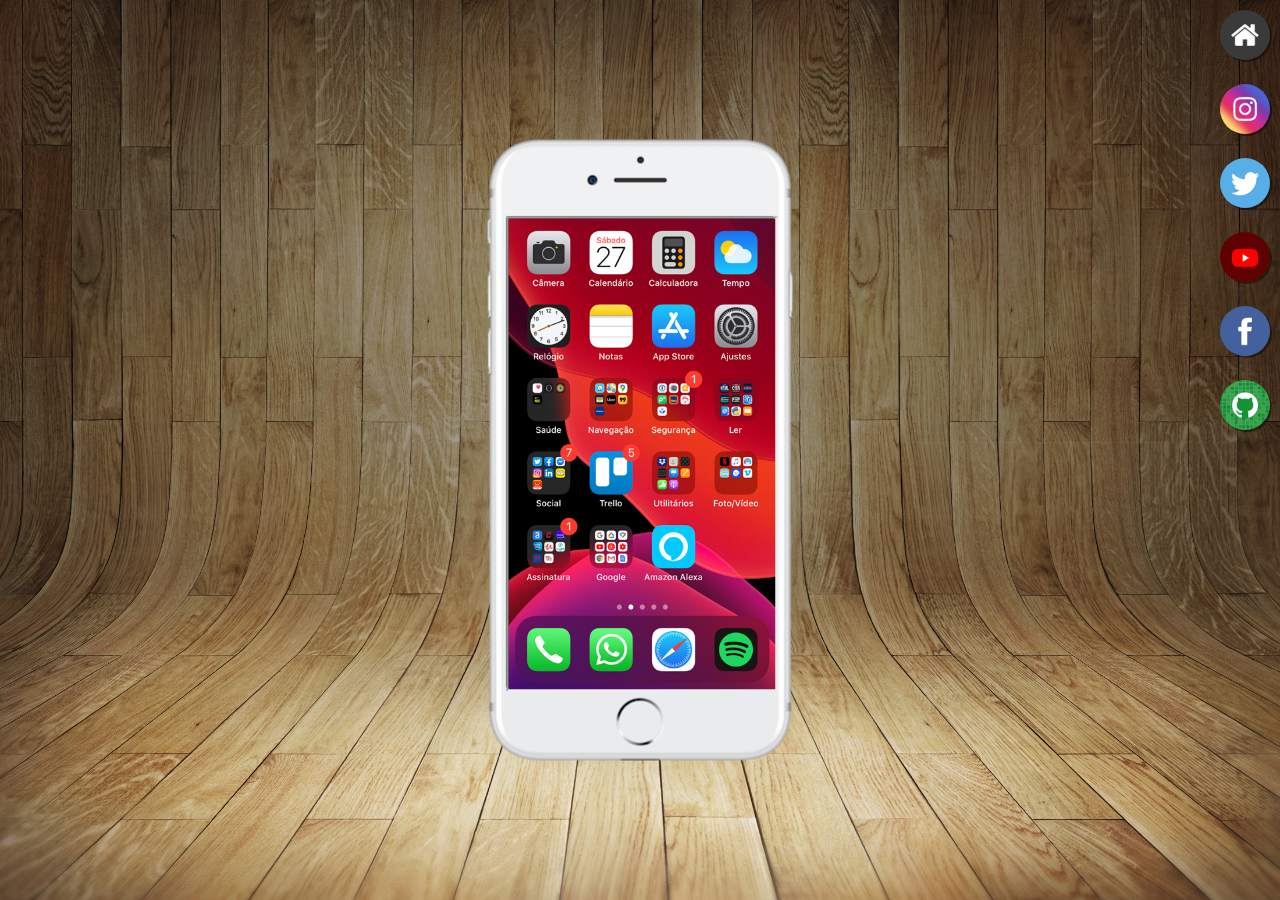
<file: index.html>
<!DOCTYPE html>
<html lang="pt-br">
<head>
    <meta charset="UTF-8">
    <meta name="viewport" content="width=device-width, initial-scale=1.0">
    <title>Projeto Social</title>
    <link rel="shortcut icon" href="favicon.ico" type="image/x-icon">
    <link rel="stylesheet" href="style.css">
</head>
<body>
    <main>
        <section class="telefone">
            <iframe src="home.html" name="tela" class="tela"></iframe>
        </section>
        <section class="redes-sociais">
            <a href="home.html" target="tela"><img src="imagens/logo-home.jpg" alt="Home"></a> <br>

            <a href="instagram.html" target="tela"><img src="imagens/logo-instagram.jpg" alt="Instagram"></a> <br>

            <a href="twitter.html" target="tela"><img src="imagens/logo-twitter.jpg" alt="Twitter"></a> <br>

            <a href="youtube.html" target="tela"><img src="imagens/logo-youtube.jpg" alt="Youtube"></a> <br>

            <a href="facebook.html" target="tela"><img src="imagens/logo-facebook.jpg" alt="Facebook"></a> <br>

            <a href="github.html" target="tela"><img src="imagens/logo-github.jpg" alt="Github"></a>
        </section>
    </main>
</body>
</html>
</file>
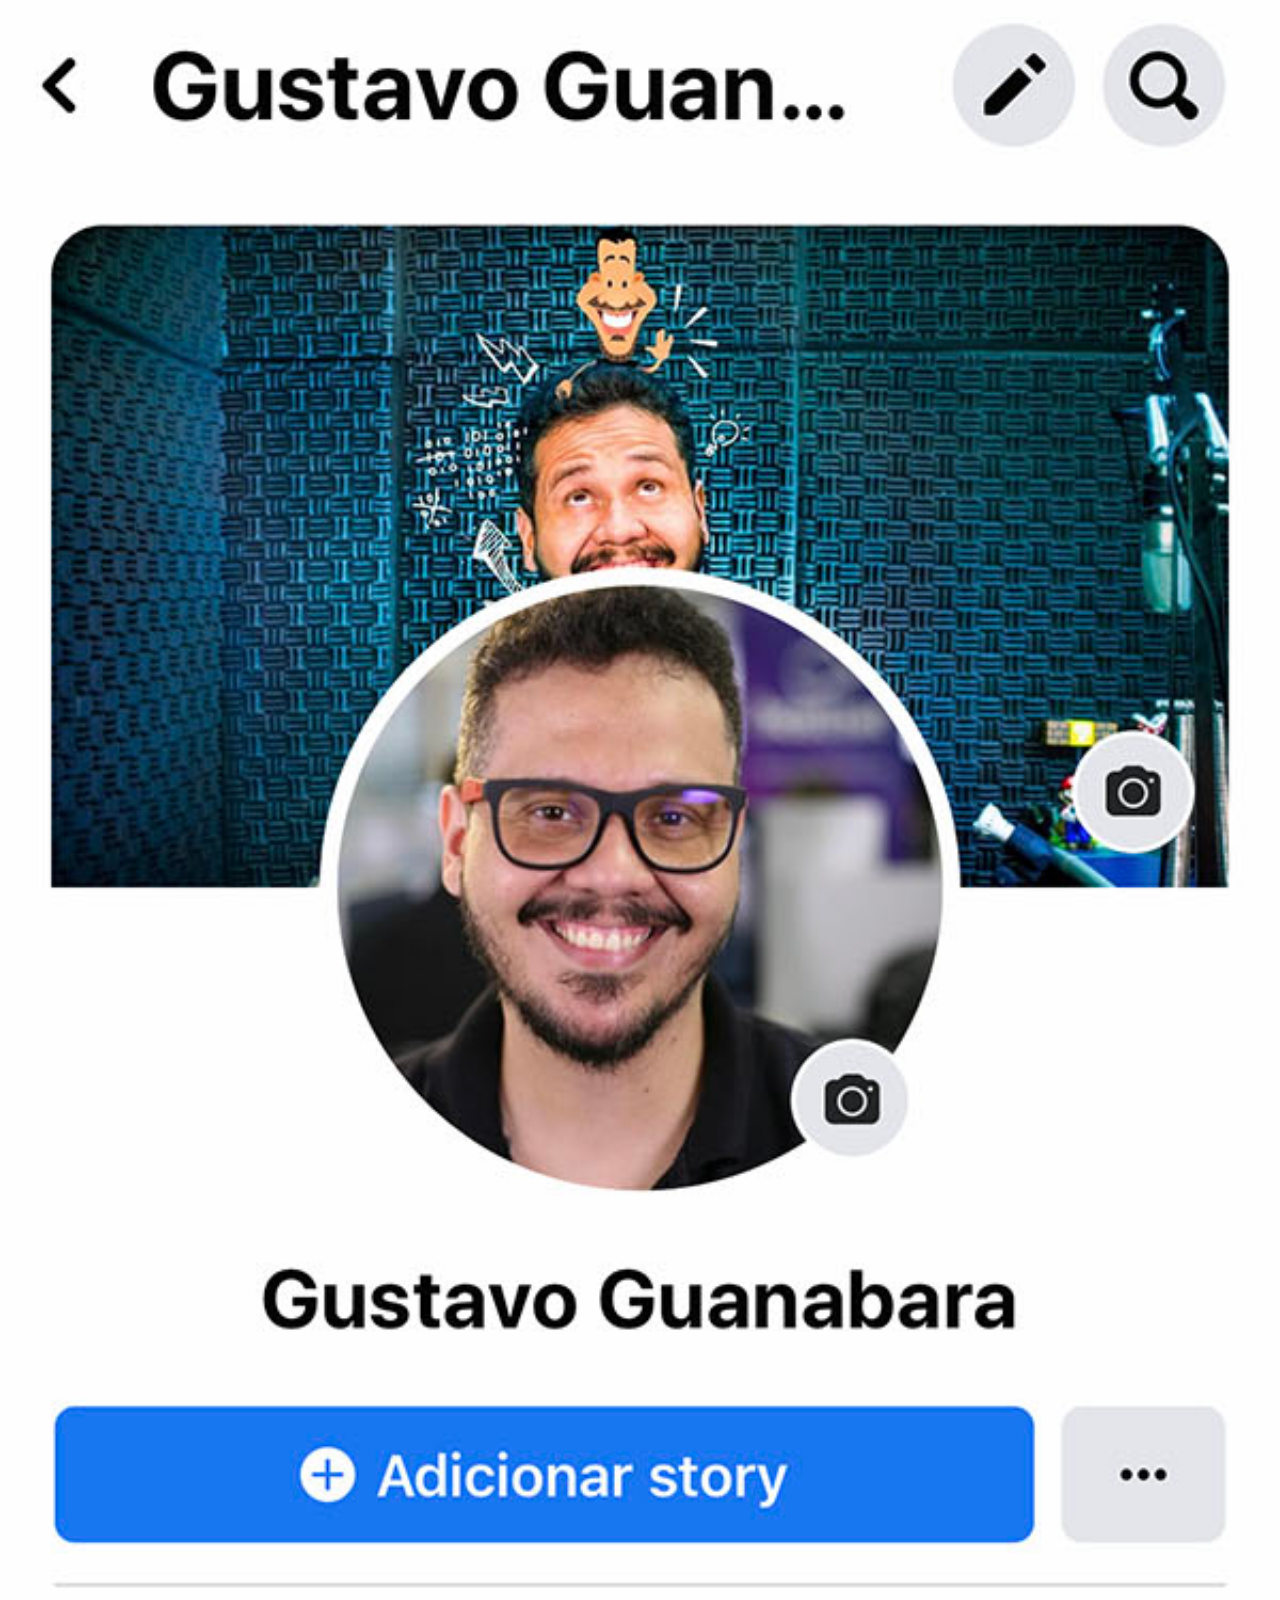
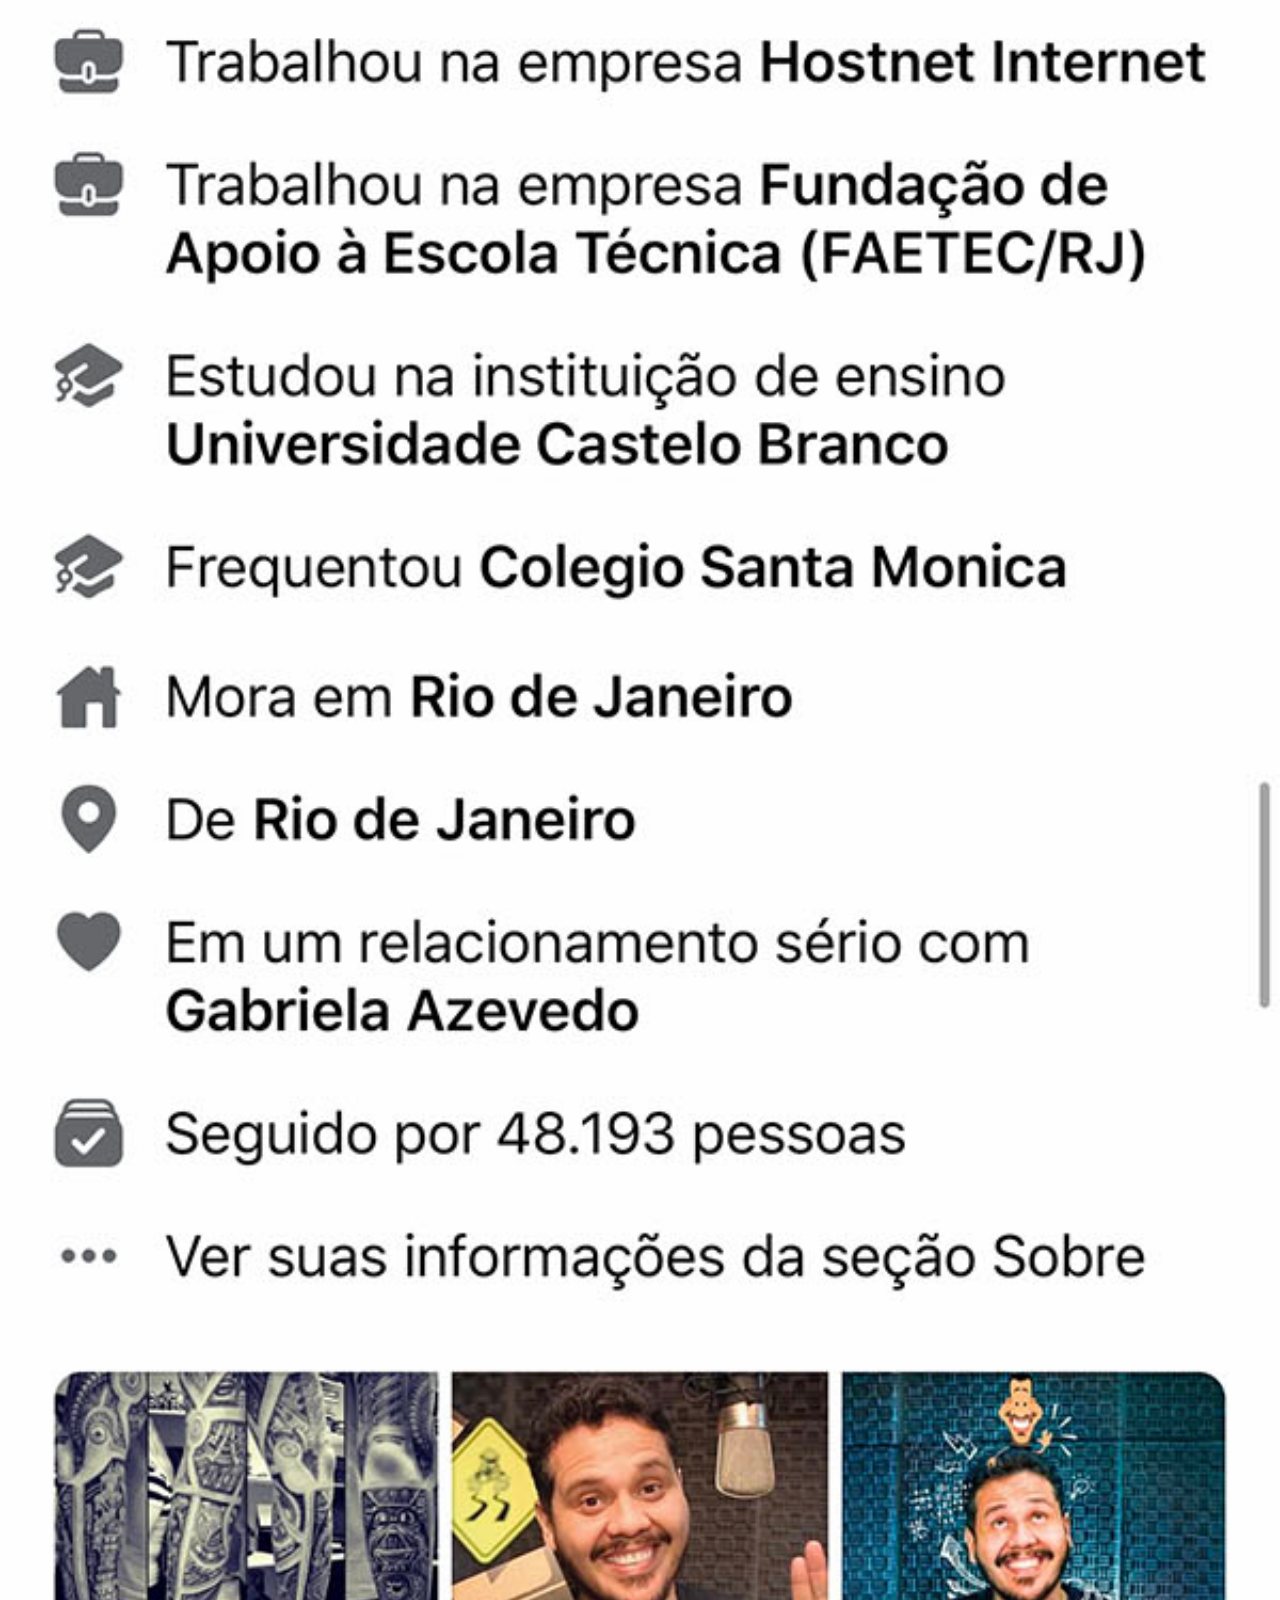
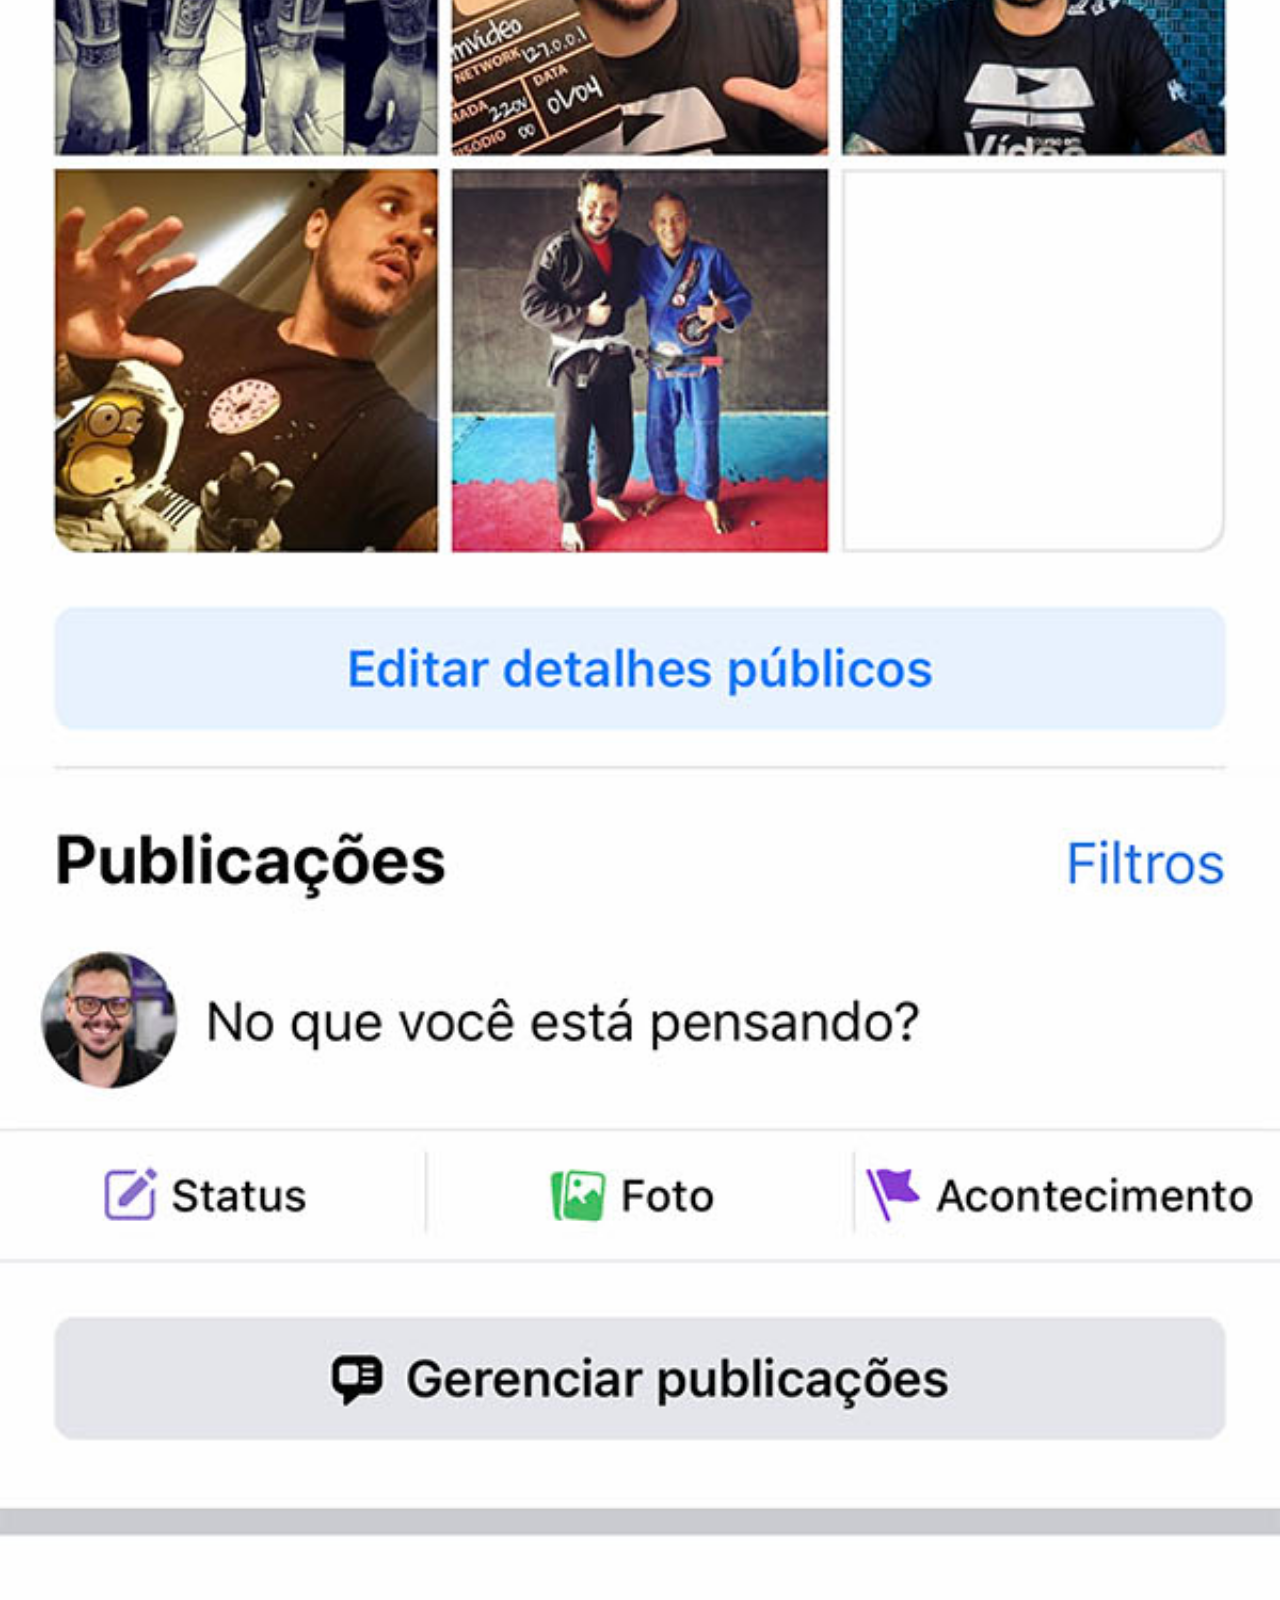
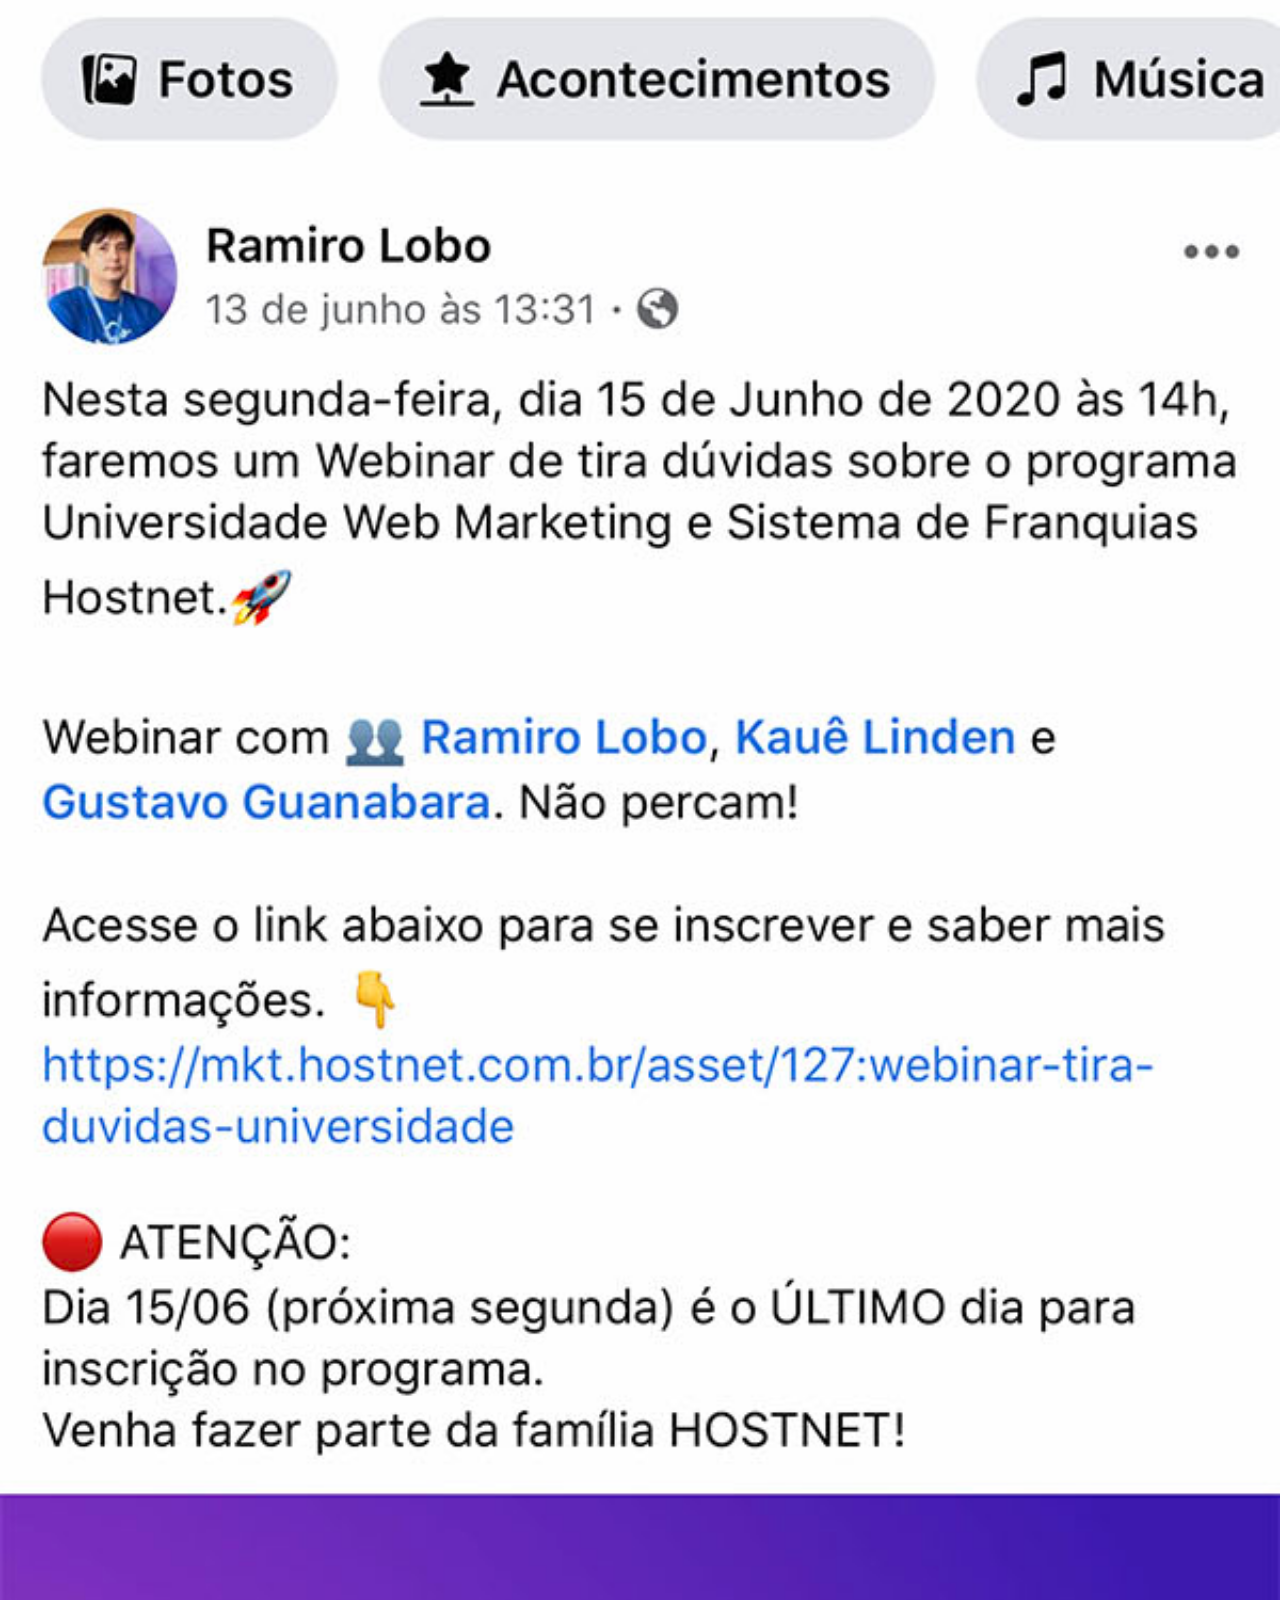
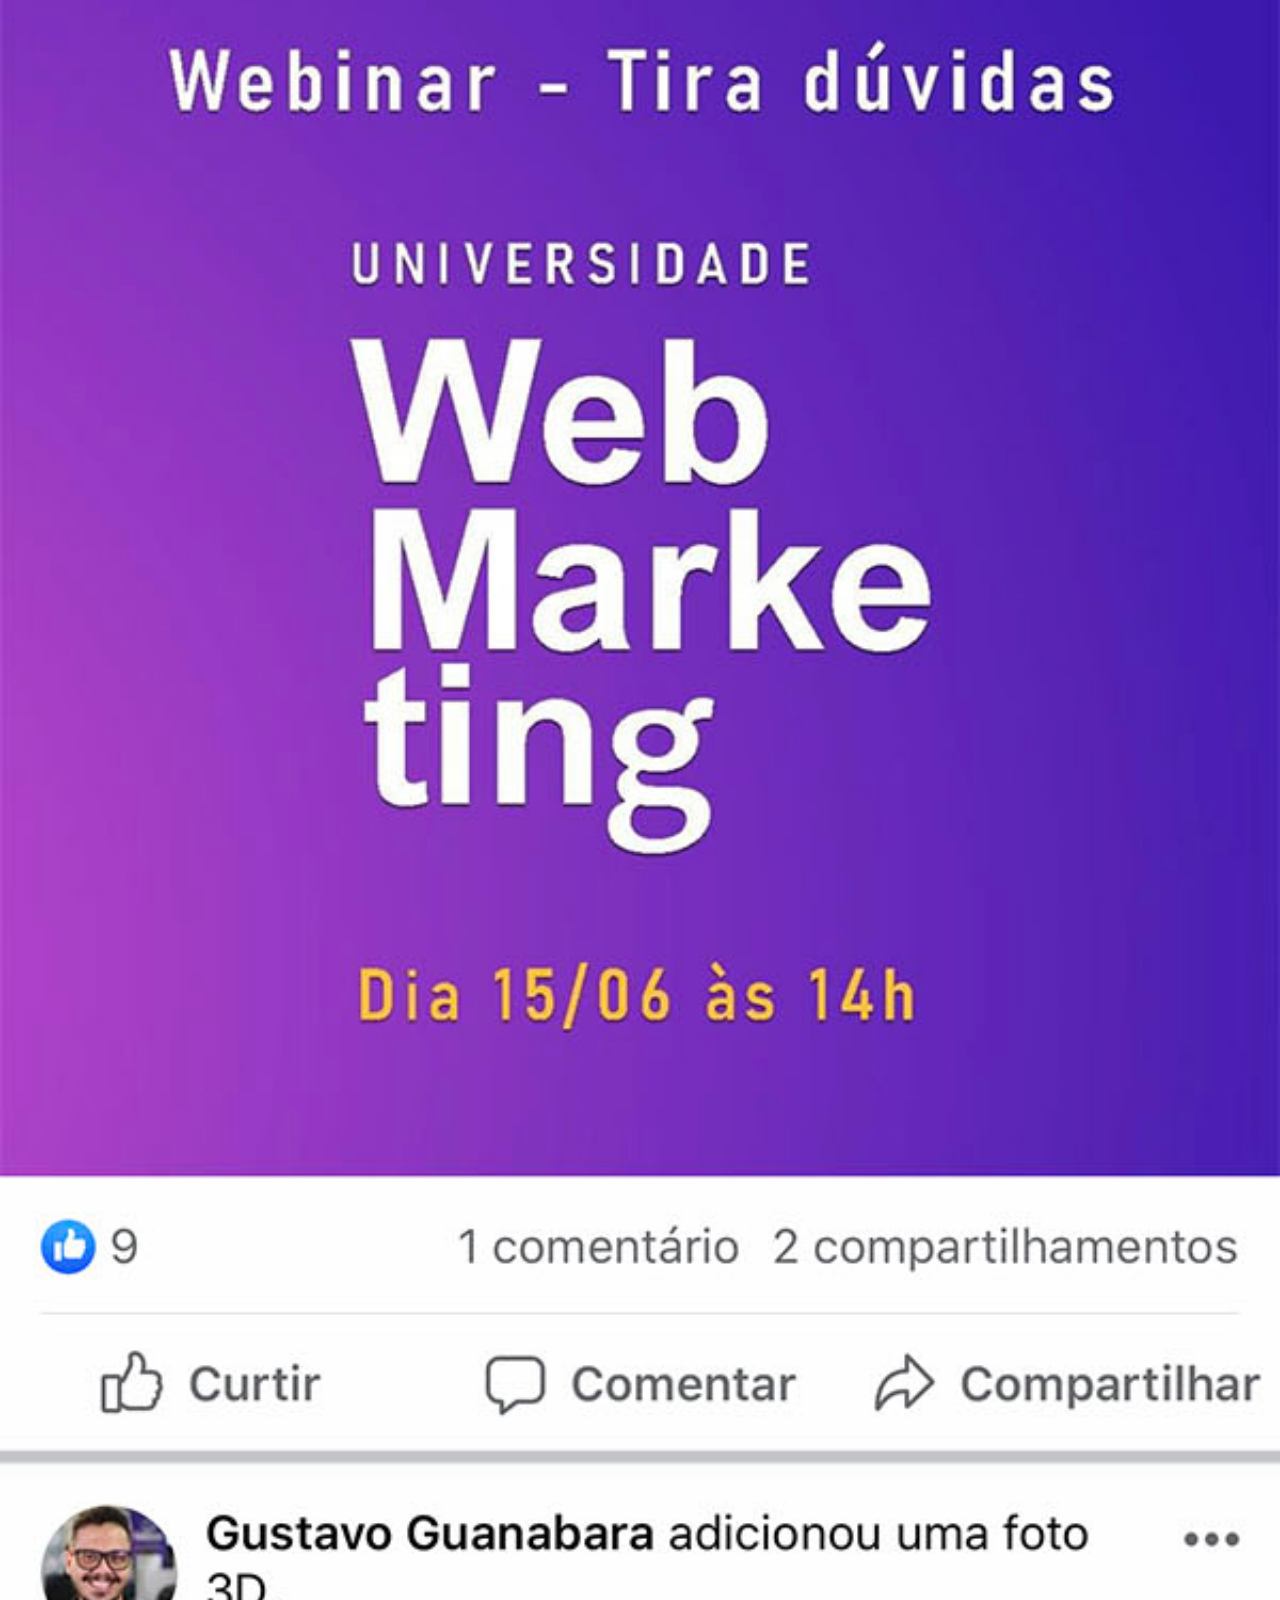
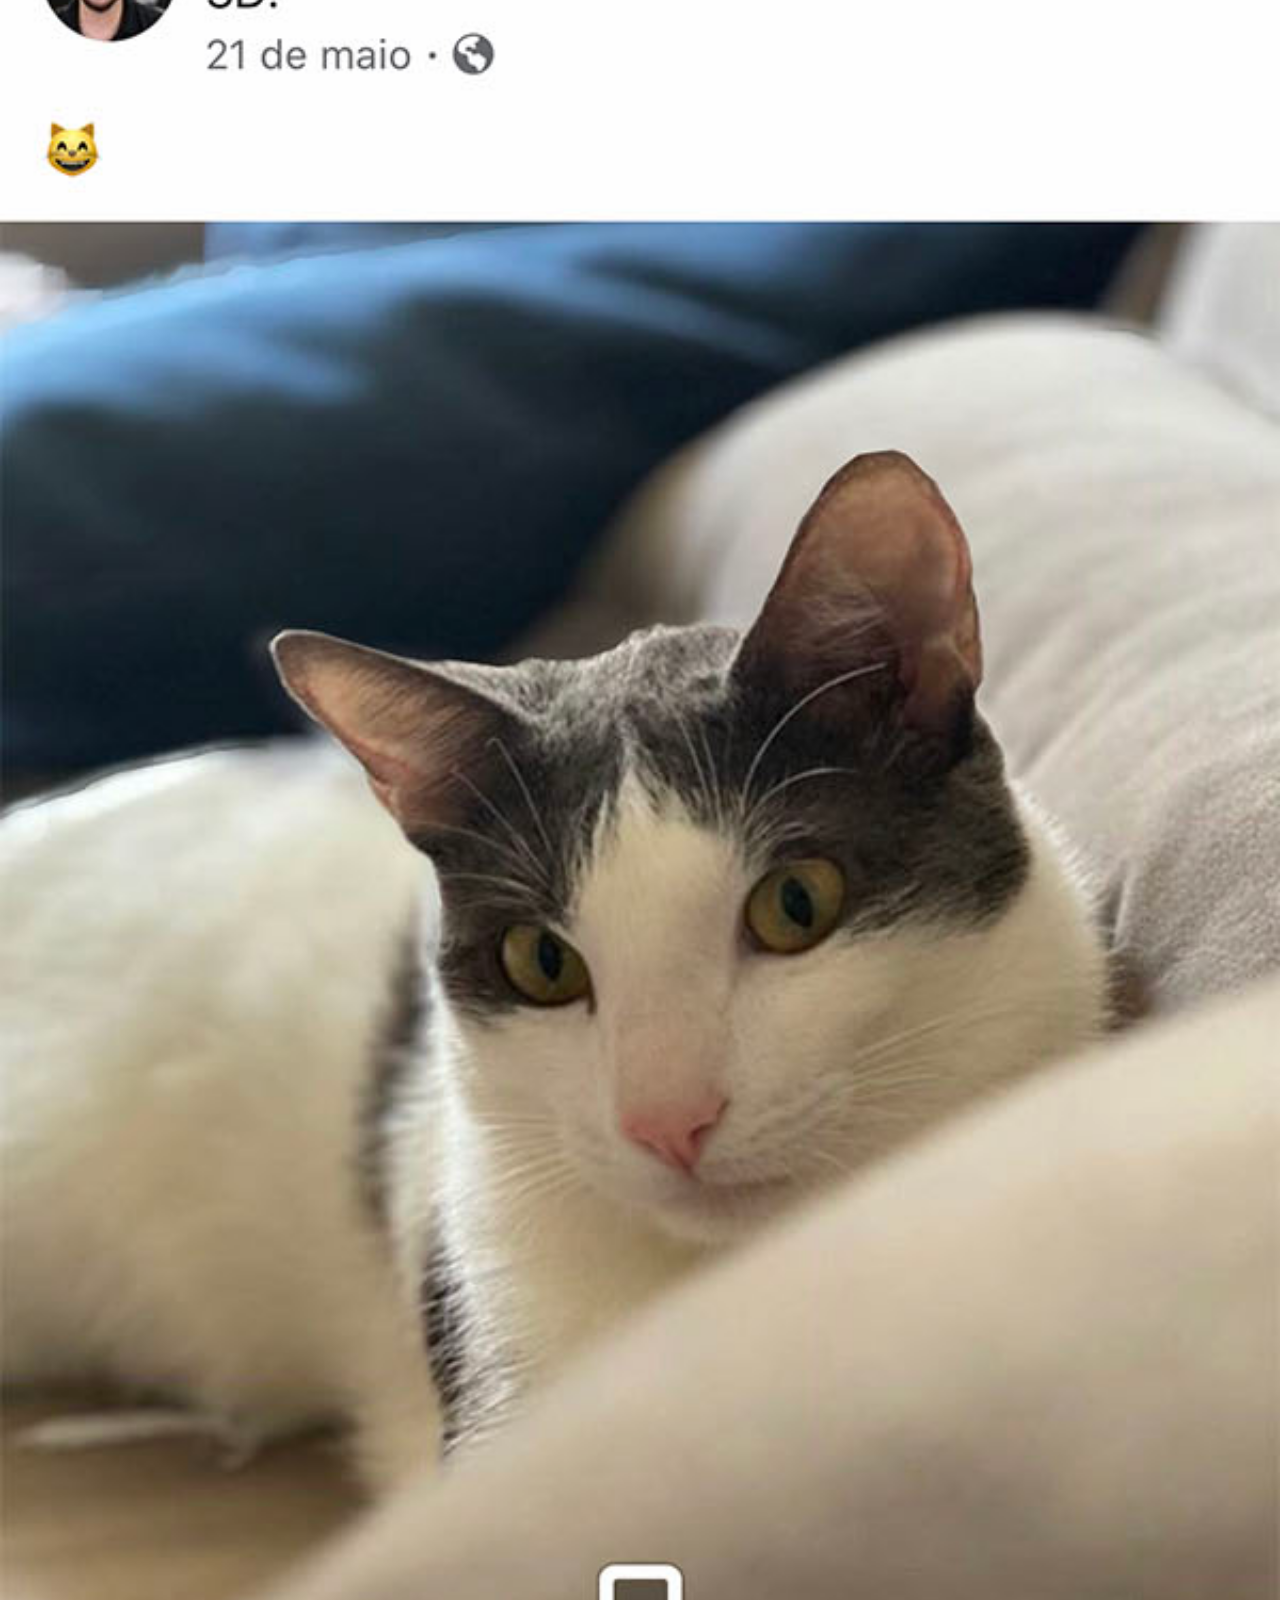
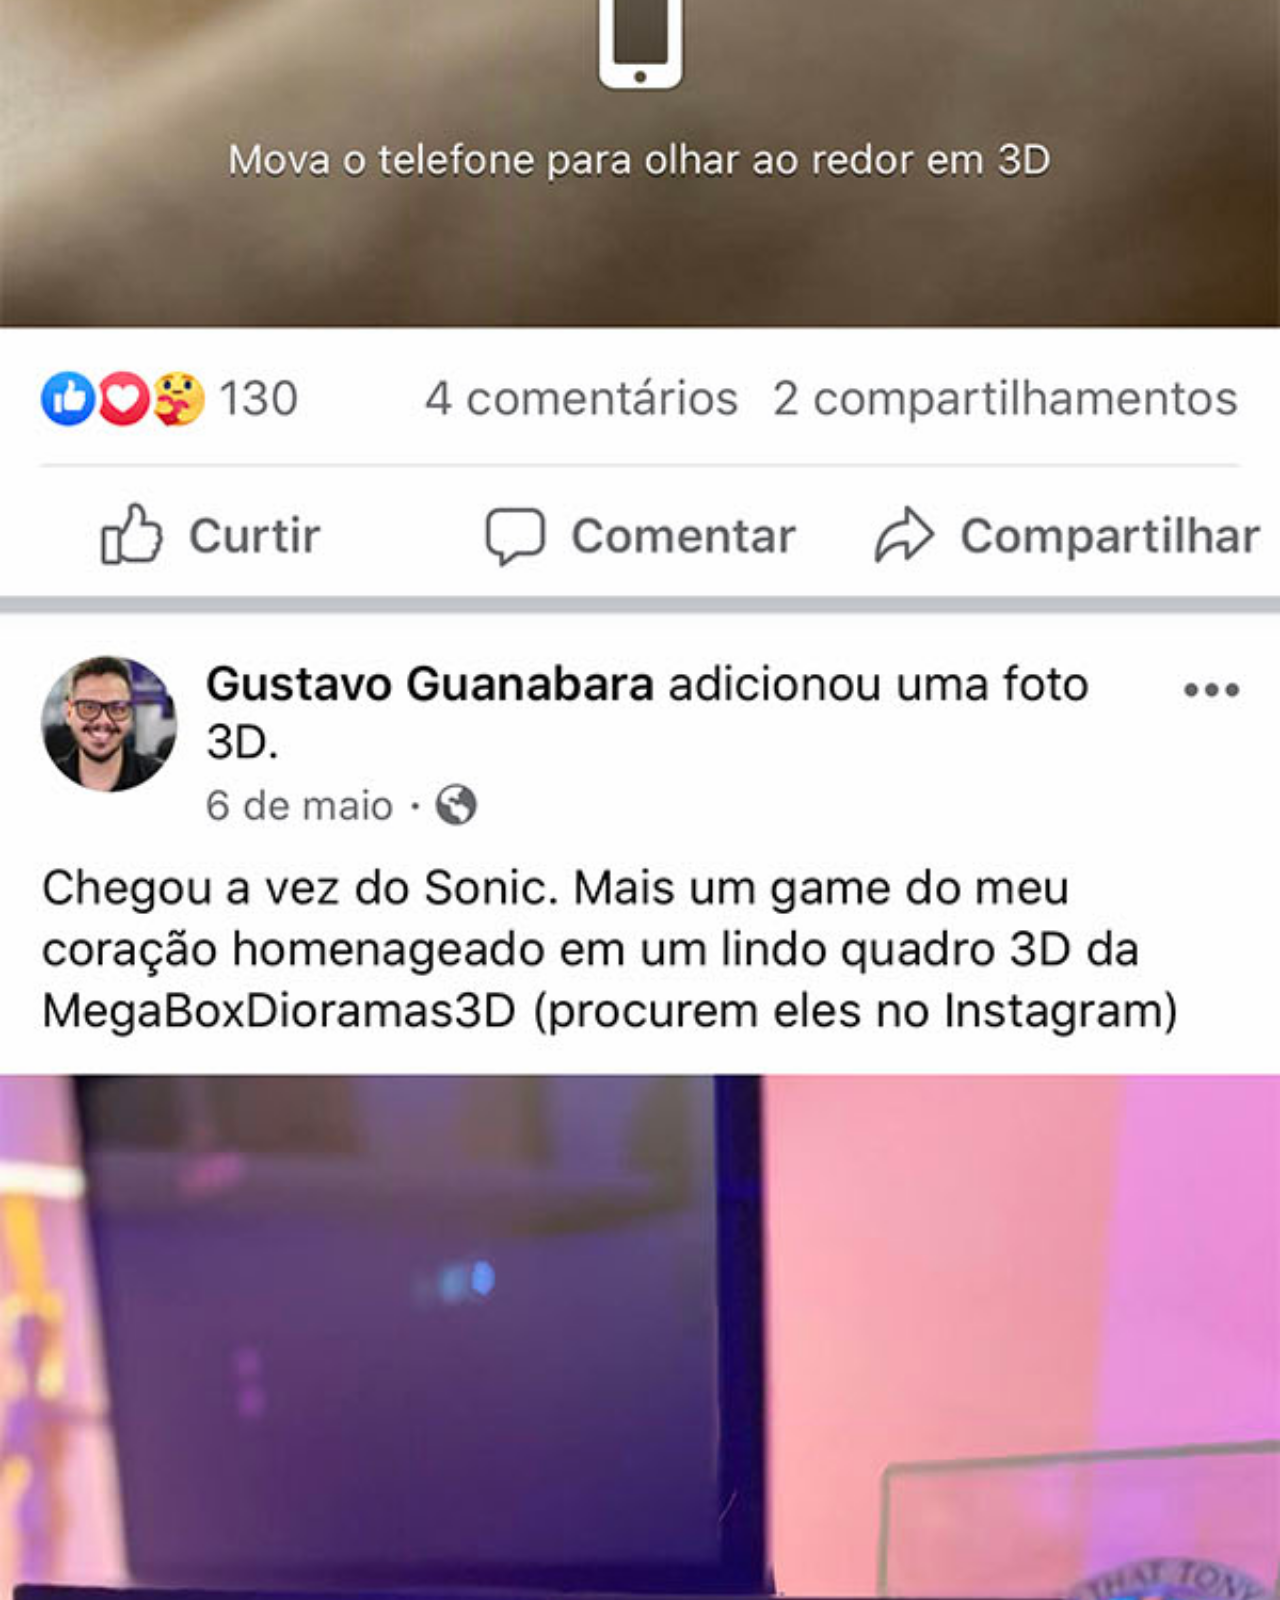
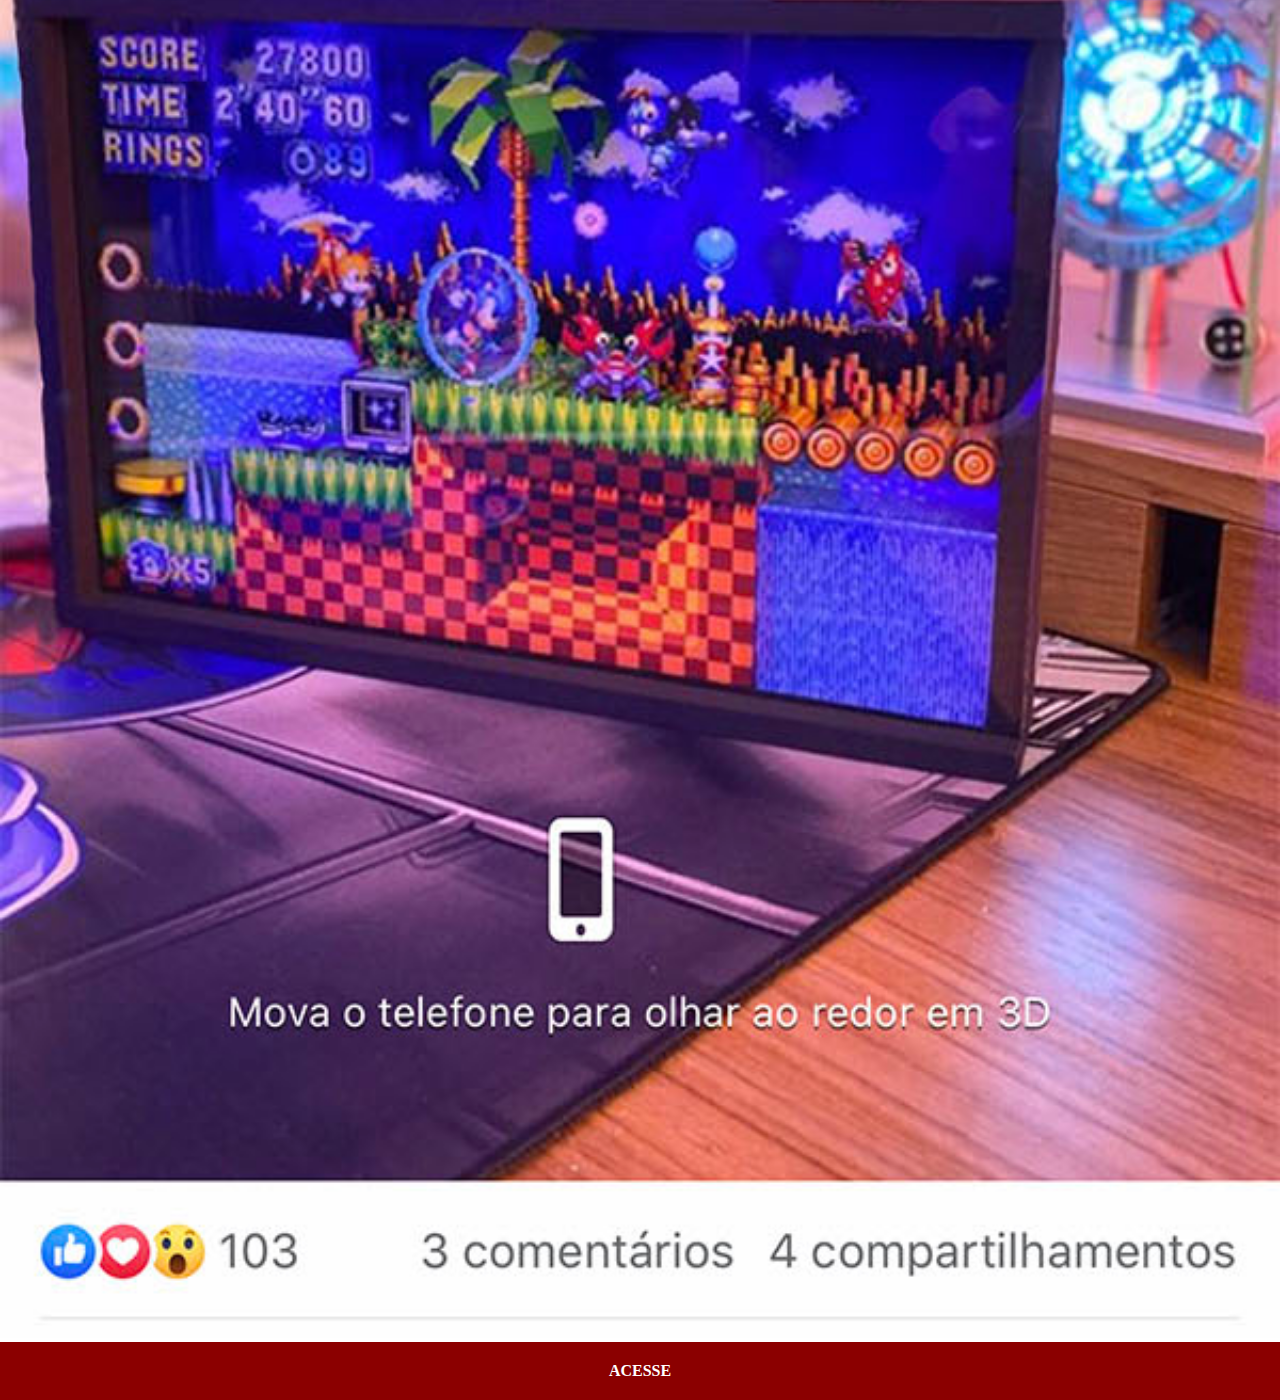
<file: facebook.html>
<!DOCTYPE html>
<html lang="pt-br">
<head>
    <meta charset="UTF-8">
    <meta name="viewport" content="width=device-width, initial-scale=1.0">
    <title>Facebook</title>
    <link rel="stylesheet" href="social.css">
</head>
<body>
    <img src="imagens/tela-facebook.jpg" alt="Facebook">
    <a href="https/www.facebook.com">ACESSE</a>
</body>
</html>
</file>
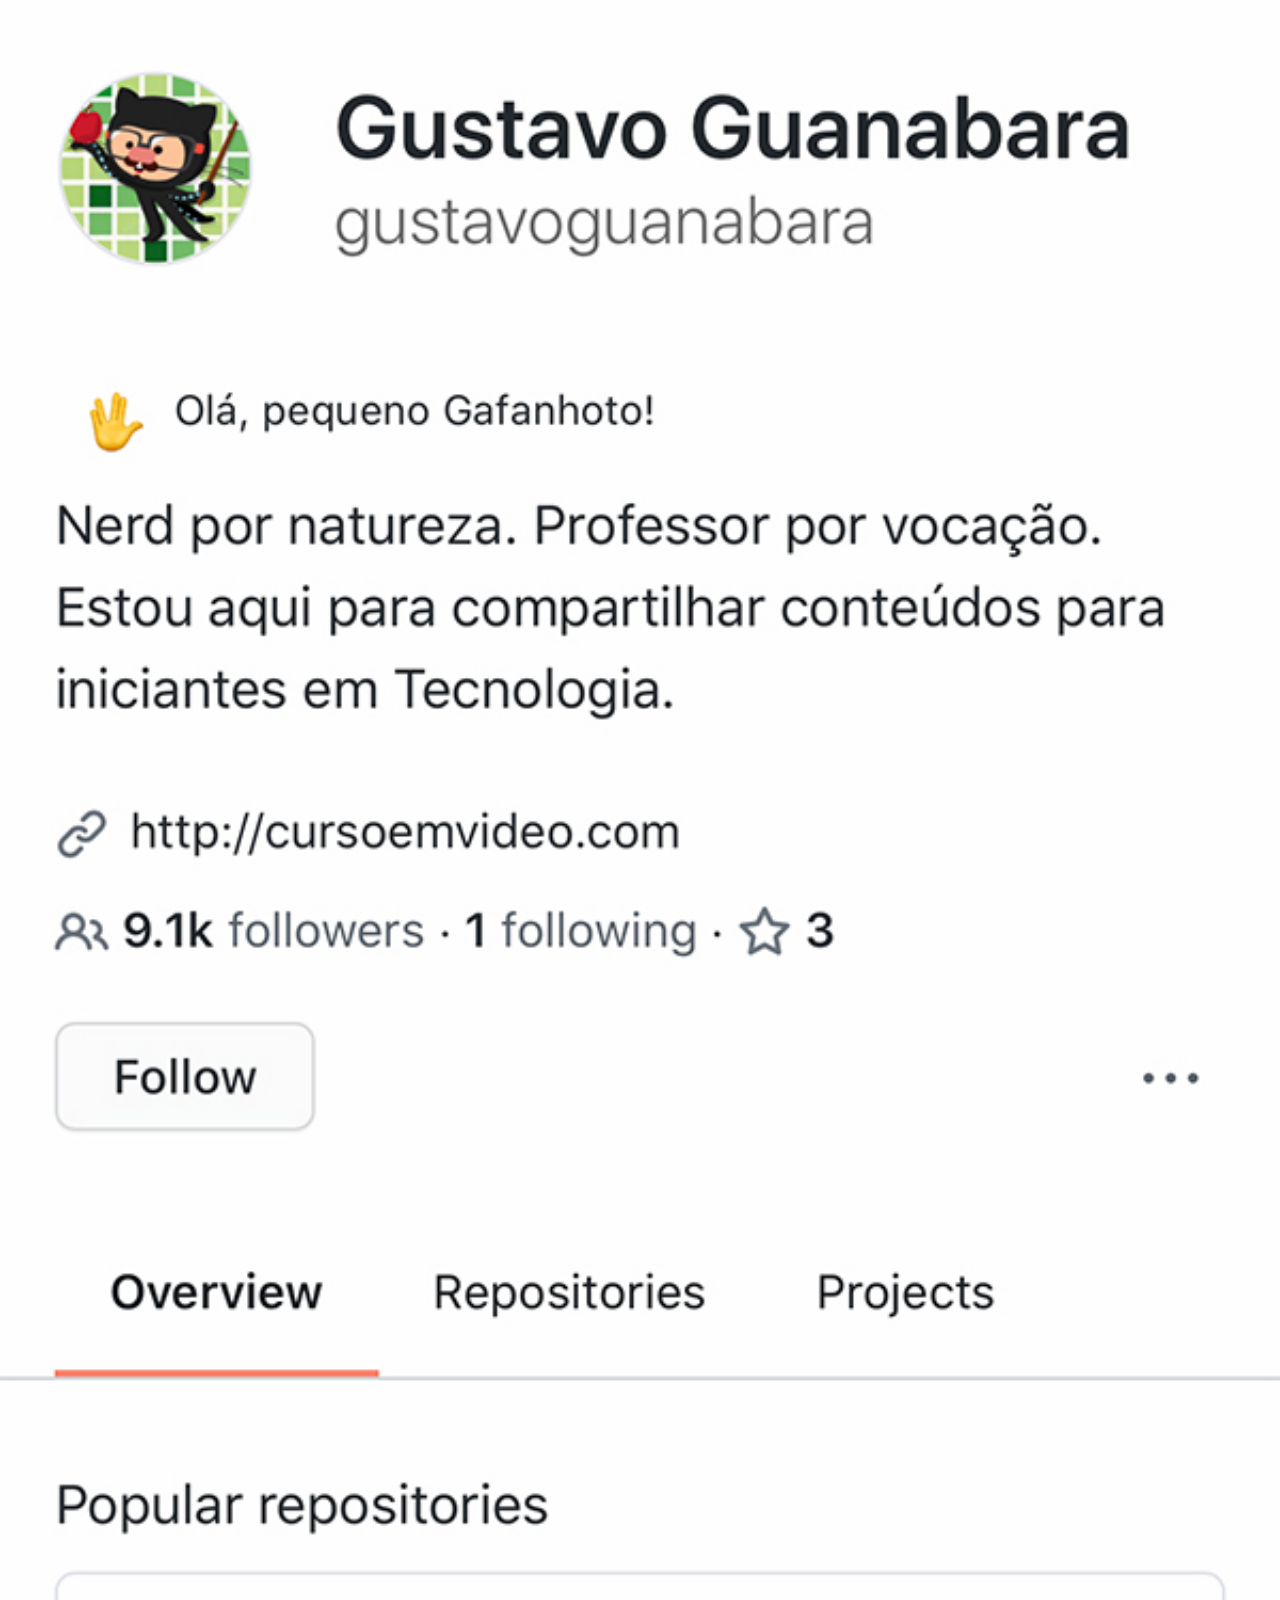
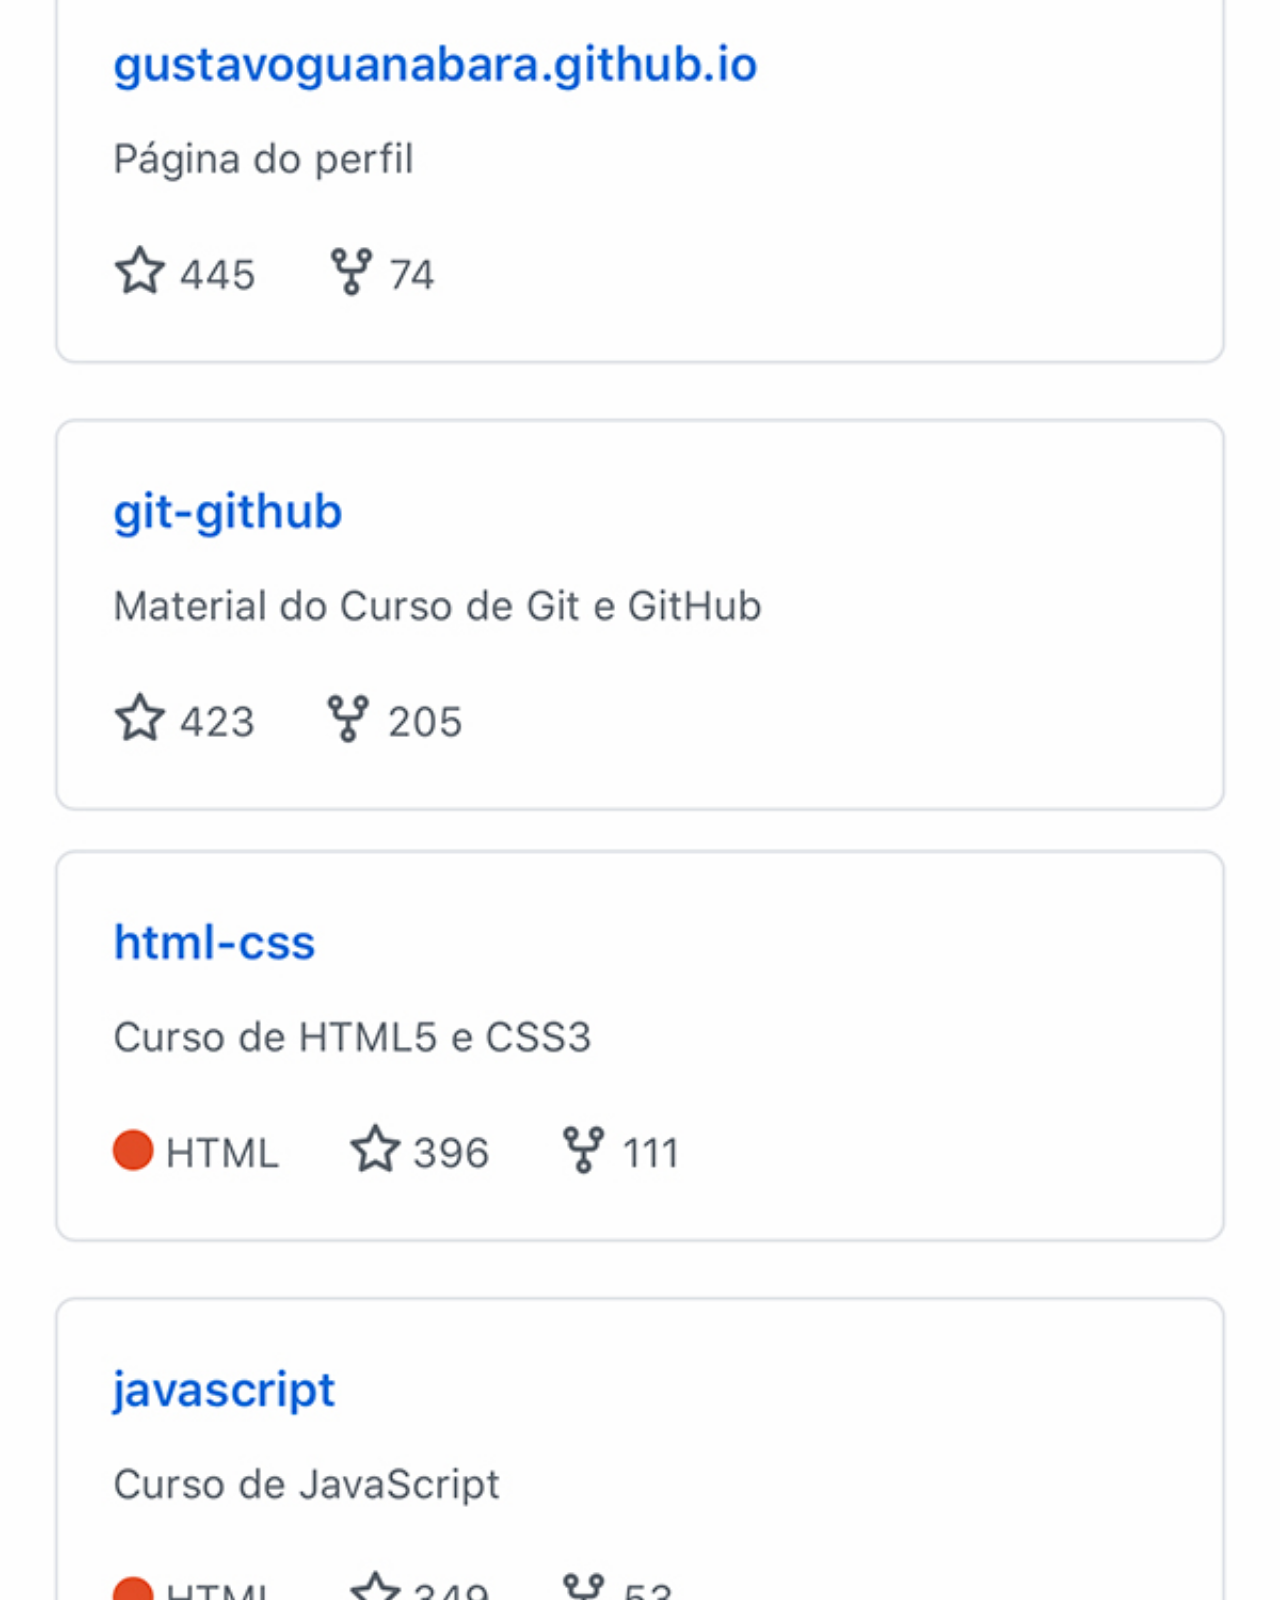
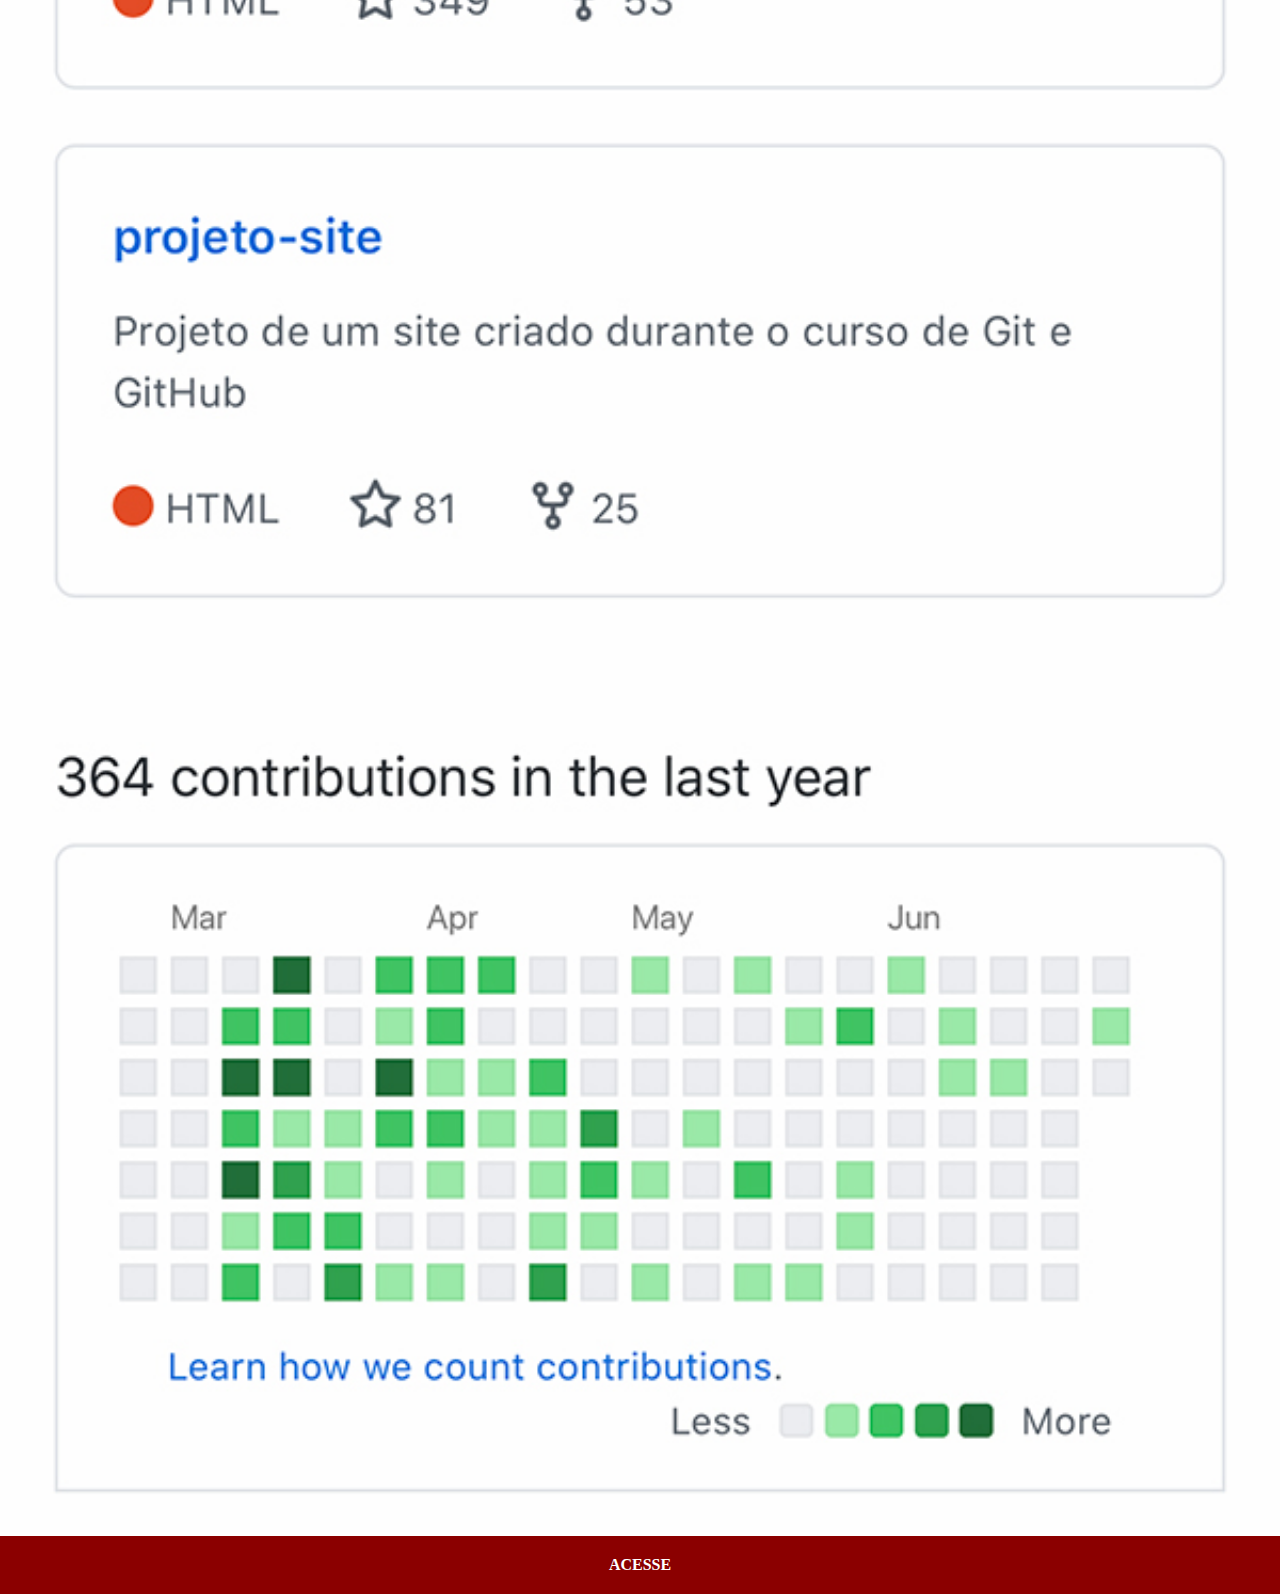
<file: github.html>
<!DOCTYPE html>
<html lang="pt-br">
<head>
    <meta charset="UTF-8">
    <meta name="viewport" content="width=device-width, initial-scale=1.0">
    <title>Document</title>
    <link rel="stylesheet" href="social.css">
</head>
<body>
    <img src="imagens/tela-github.jpg" alt="Github">
    <a href="https://github.com/gustavoguanabara/html-css">ACESSE</a>
</body>
</html>
</file>
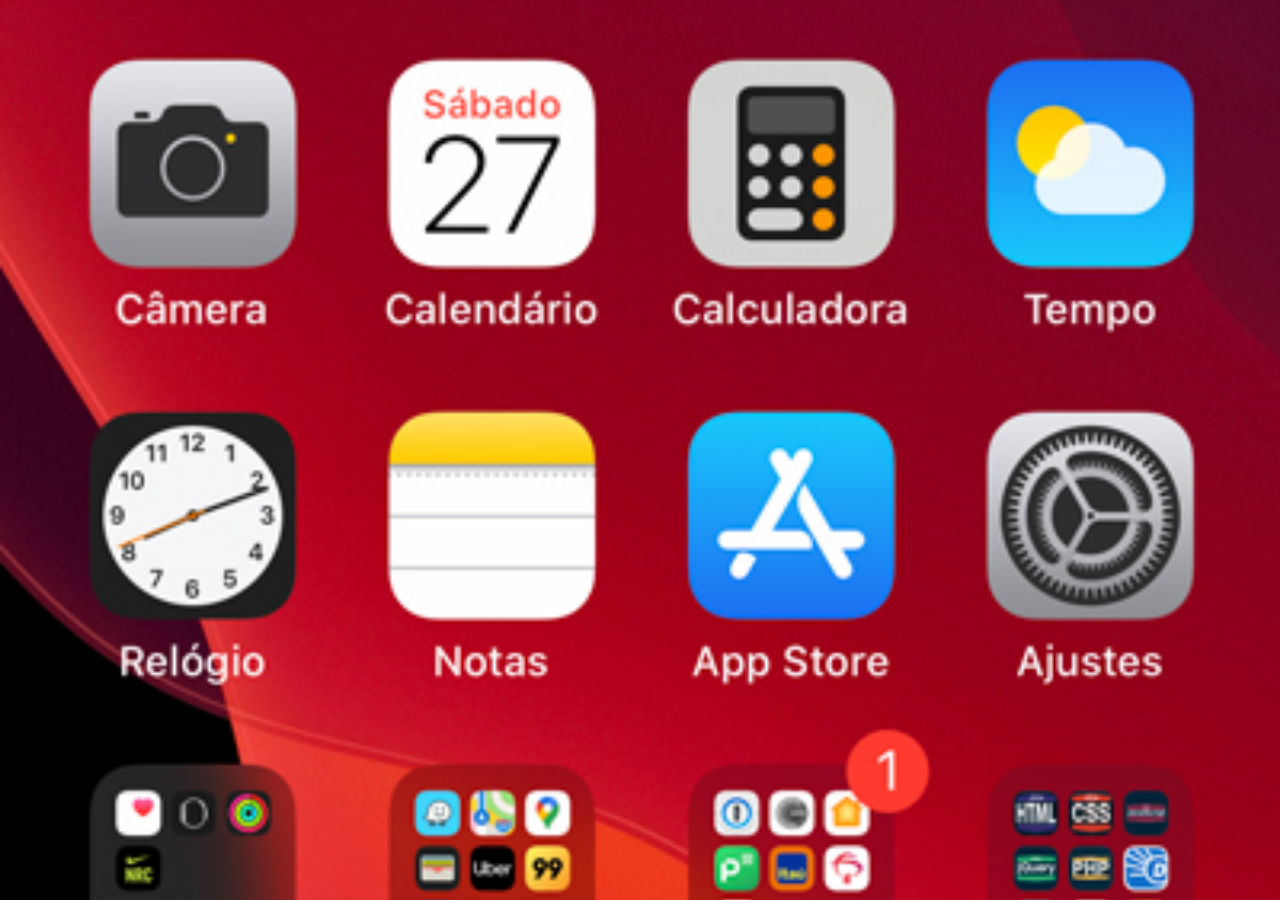
<file: home.html>
<!DOCTYPE html>
<html lang="pt-br">
<head>
    <meta charset="UTF-8">
    <meta name="viewport" content="width=device-width, initial-scale=1.0">
    <title>Home</title>
    <style>
        * {
            margin: 0px;
            padding: 0px;
        }
        body{
            width: 100wh;
            height: 100vh;
            background: url(imagens/tela-home.jpg) no-repeat top center;
            background-size: cover;
        }        
    </style>
</head>
<body>
    
</body>
</html>
</file>
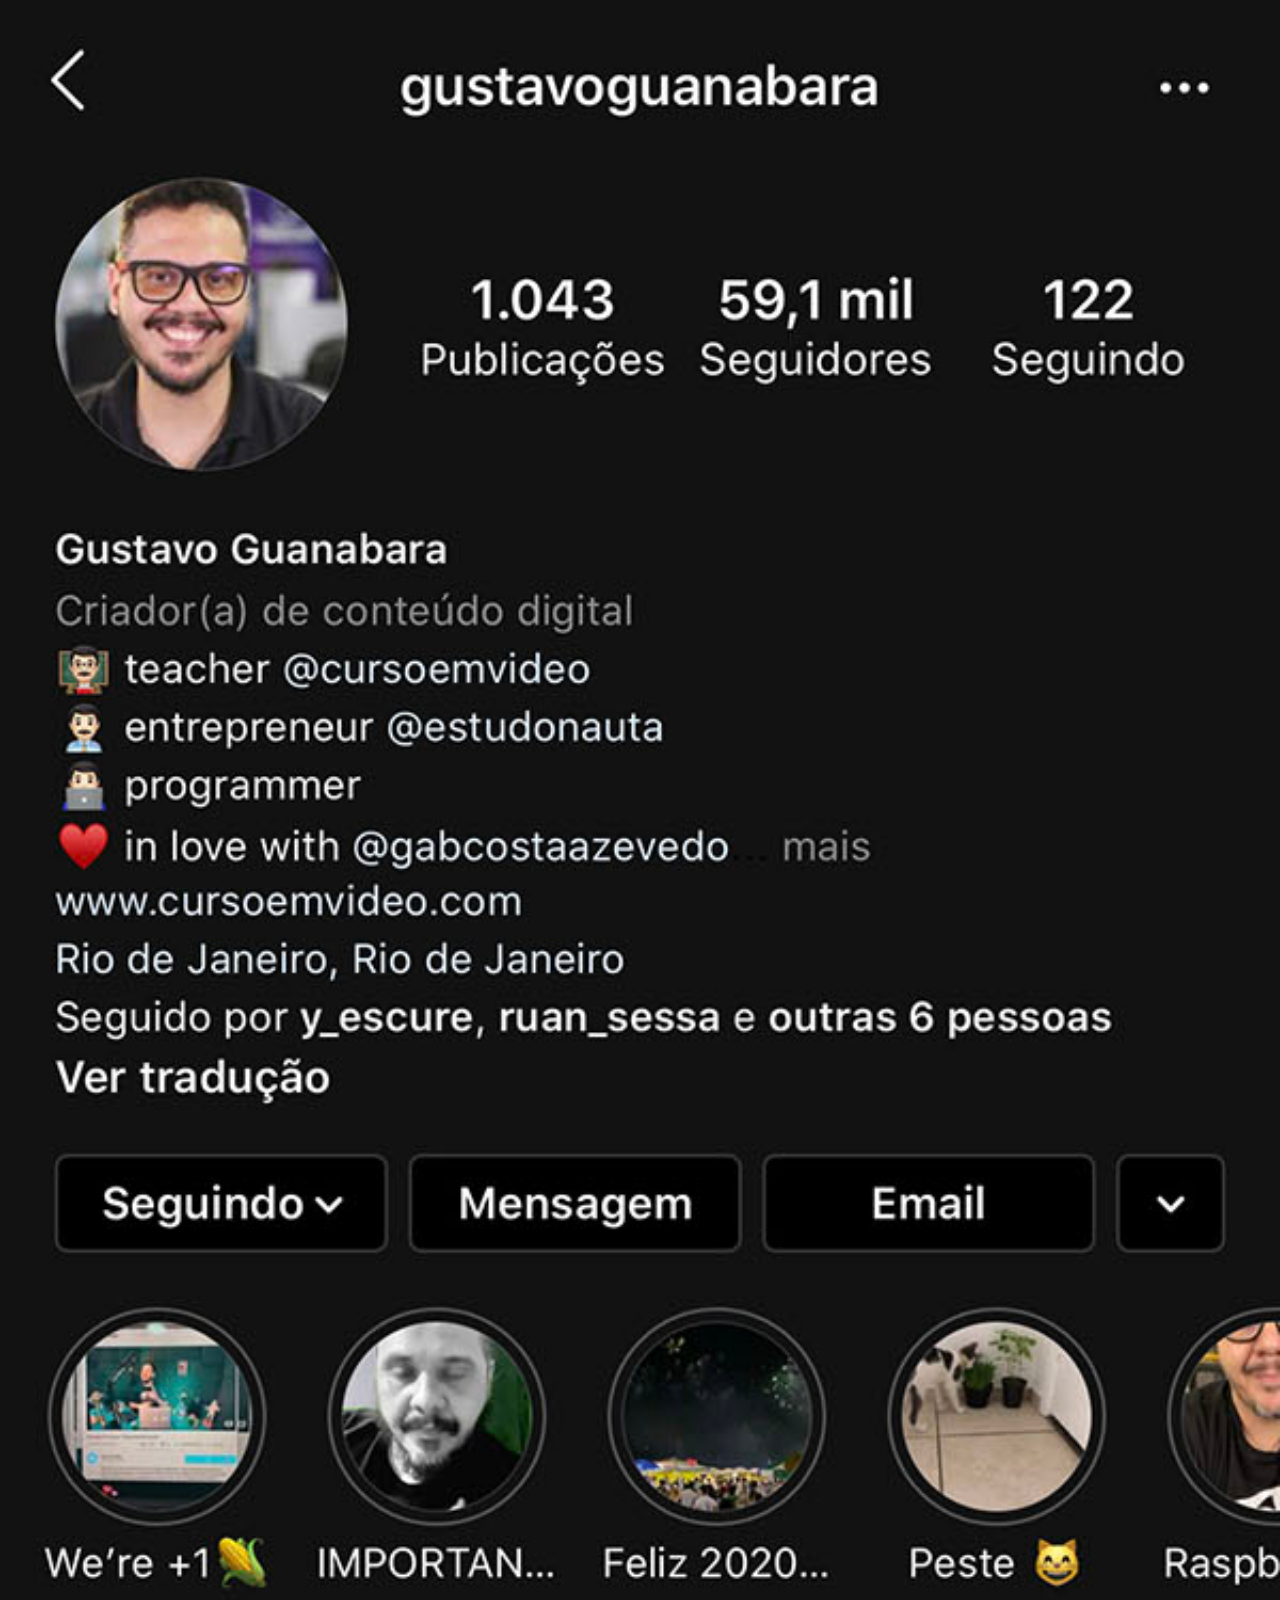
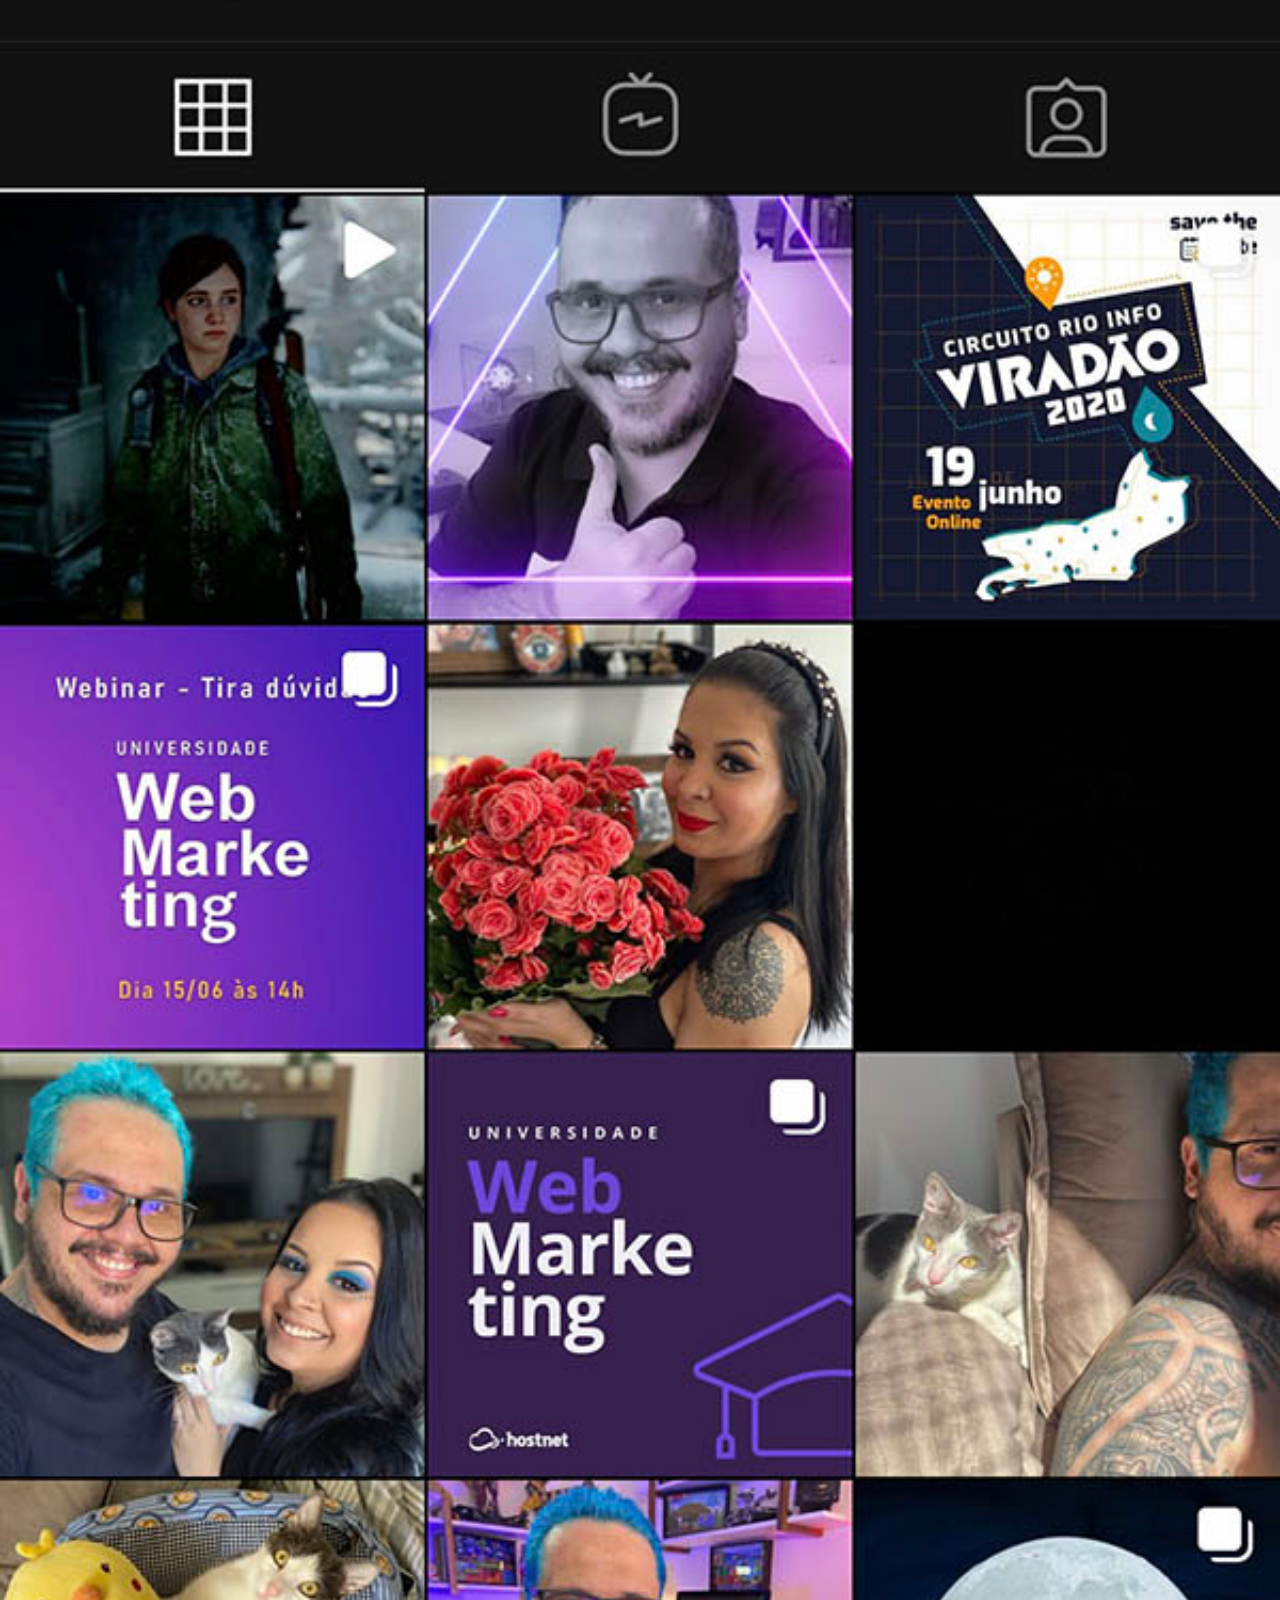
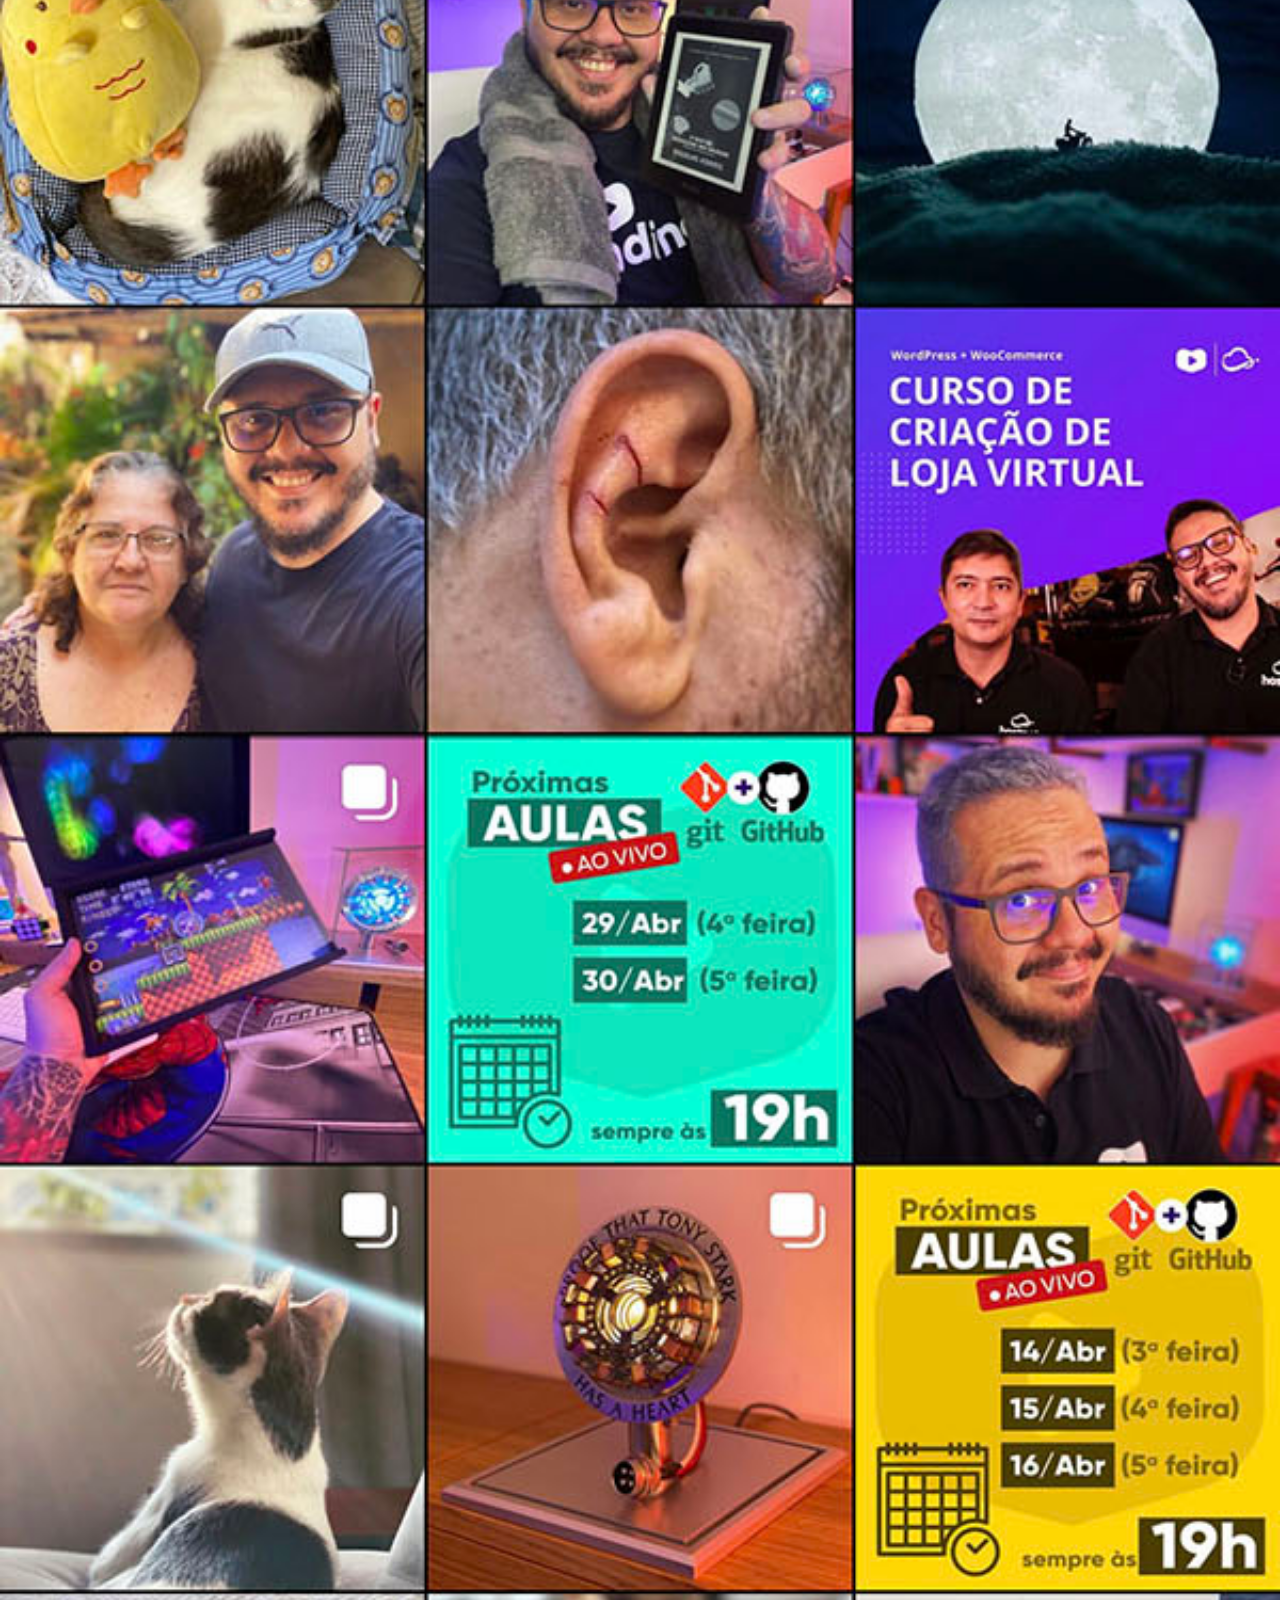
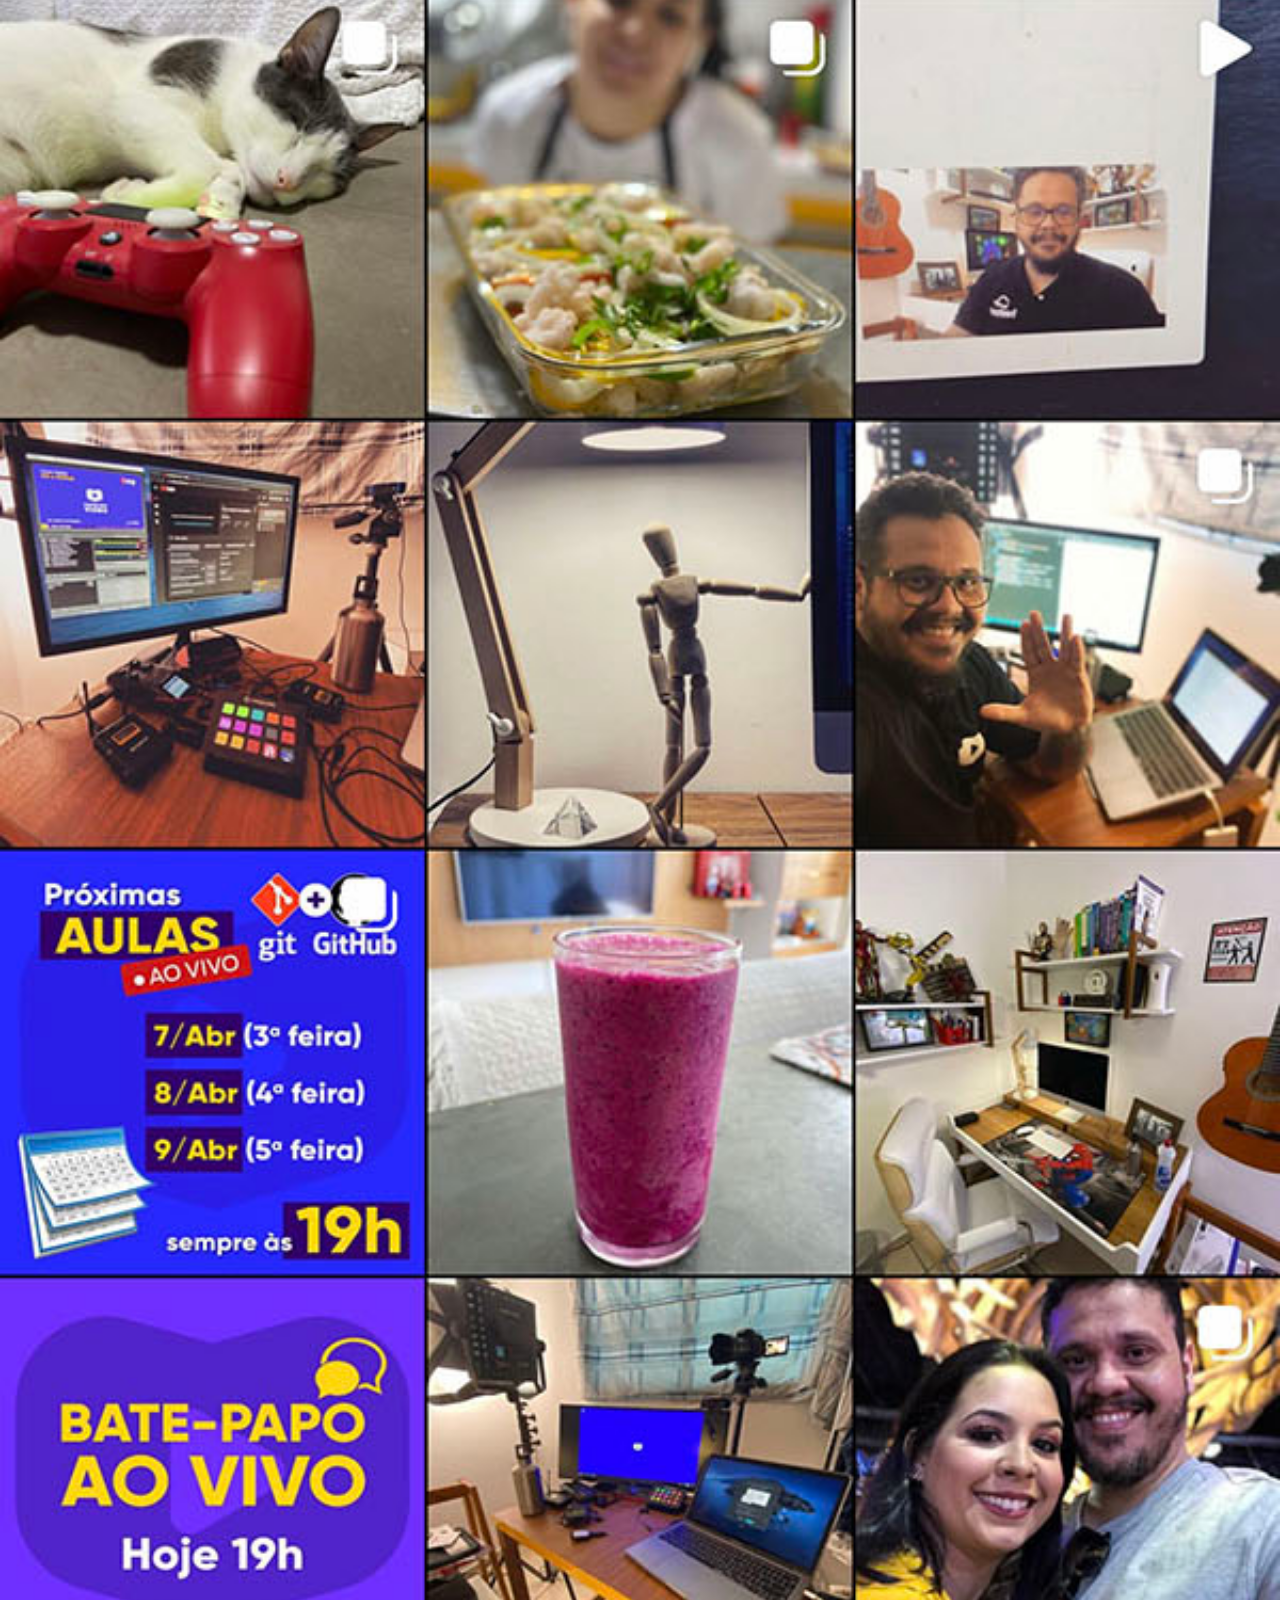
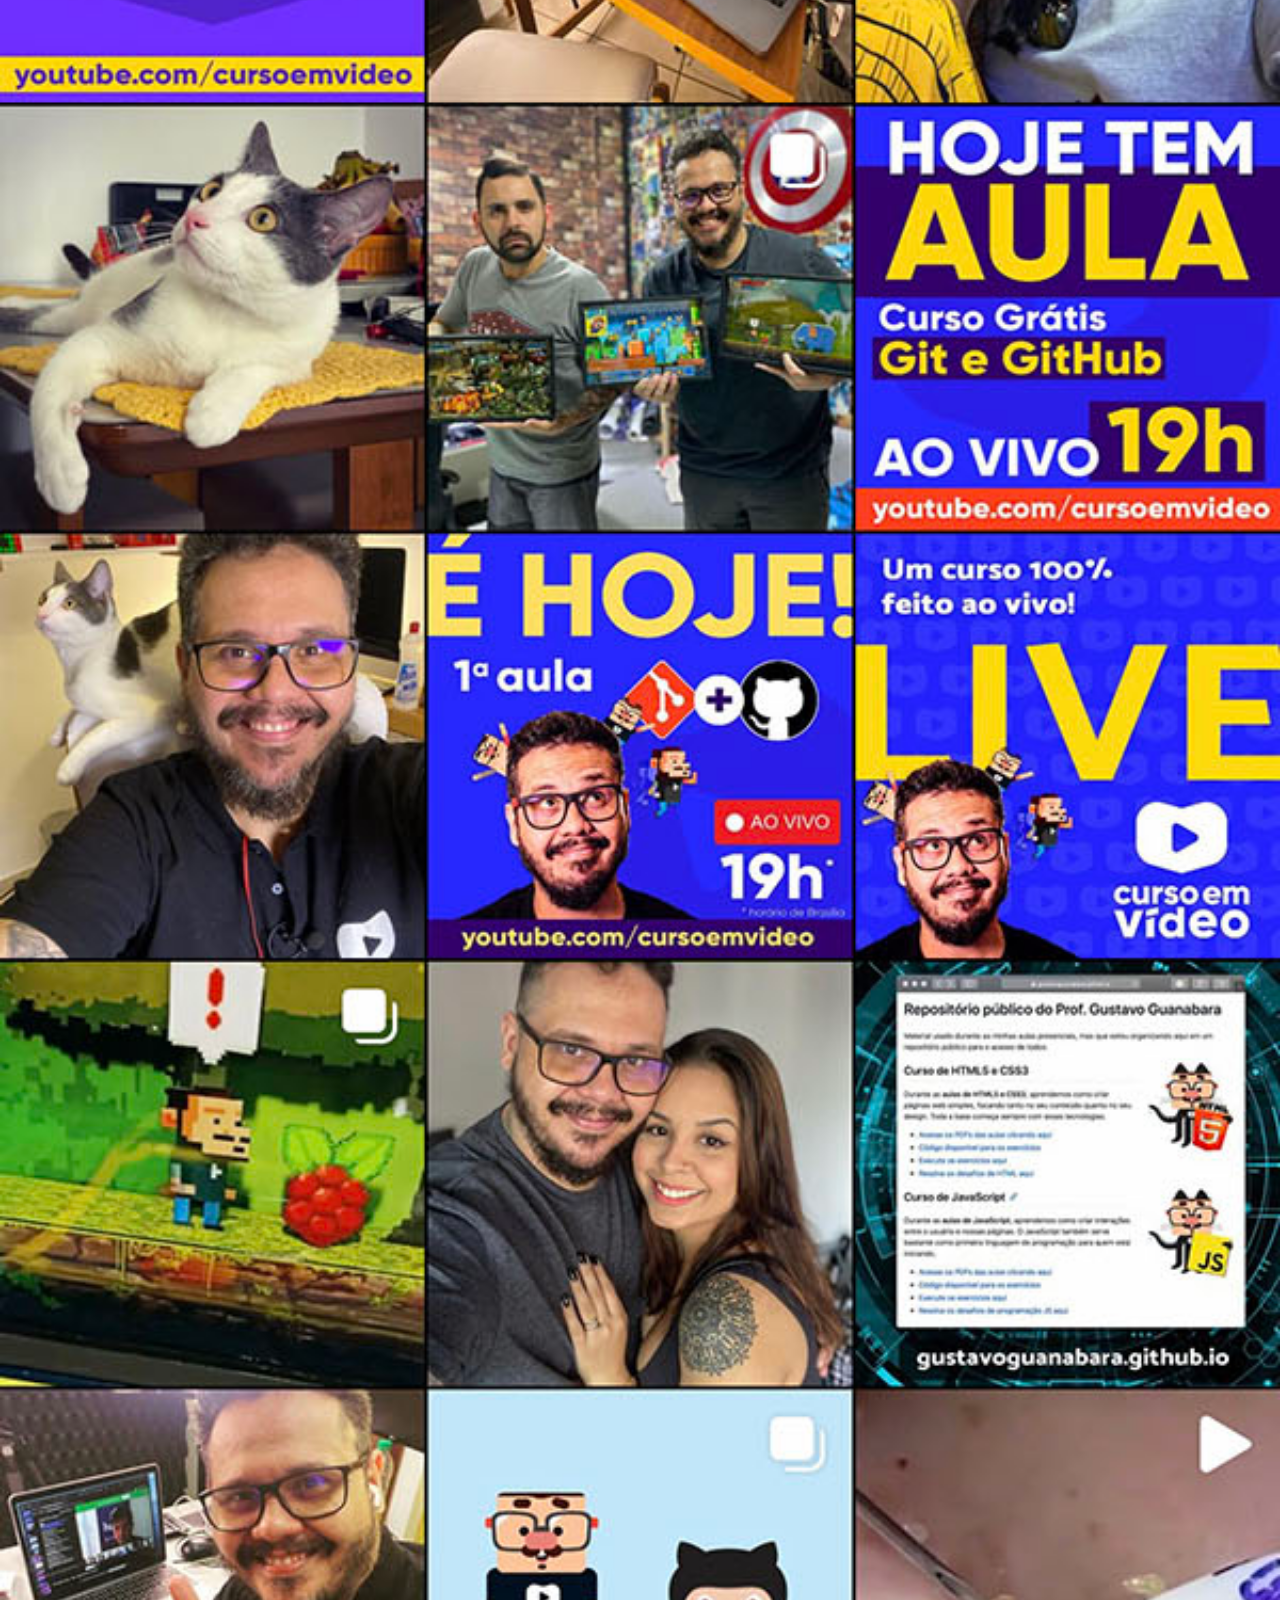
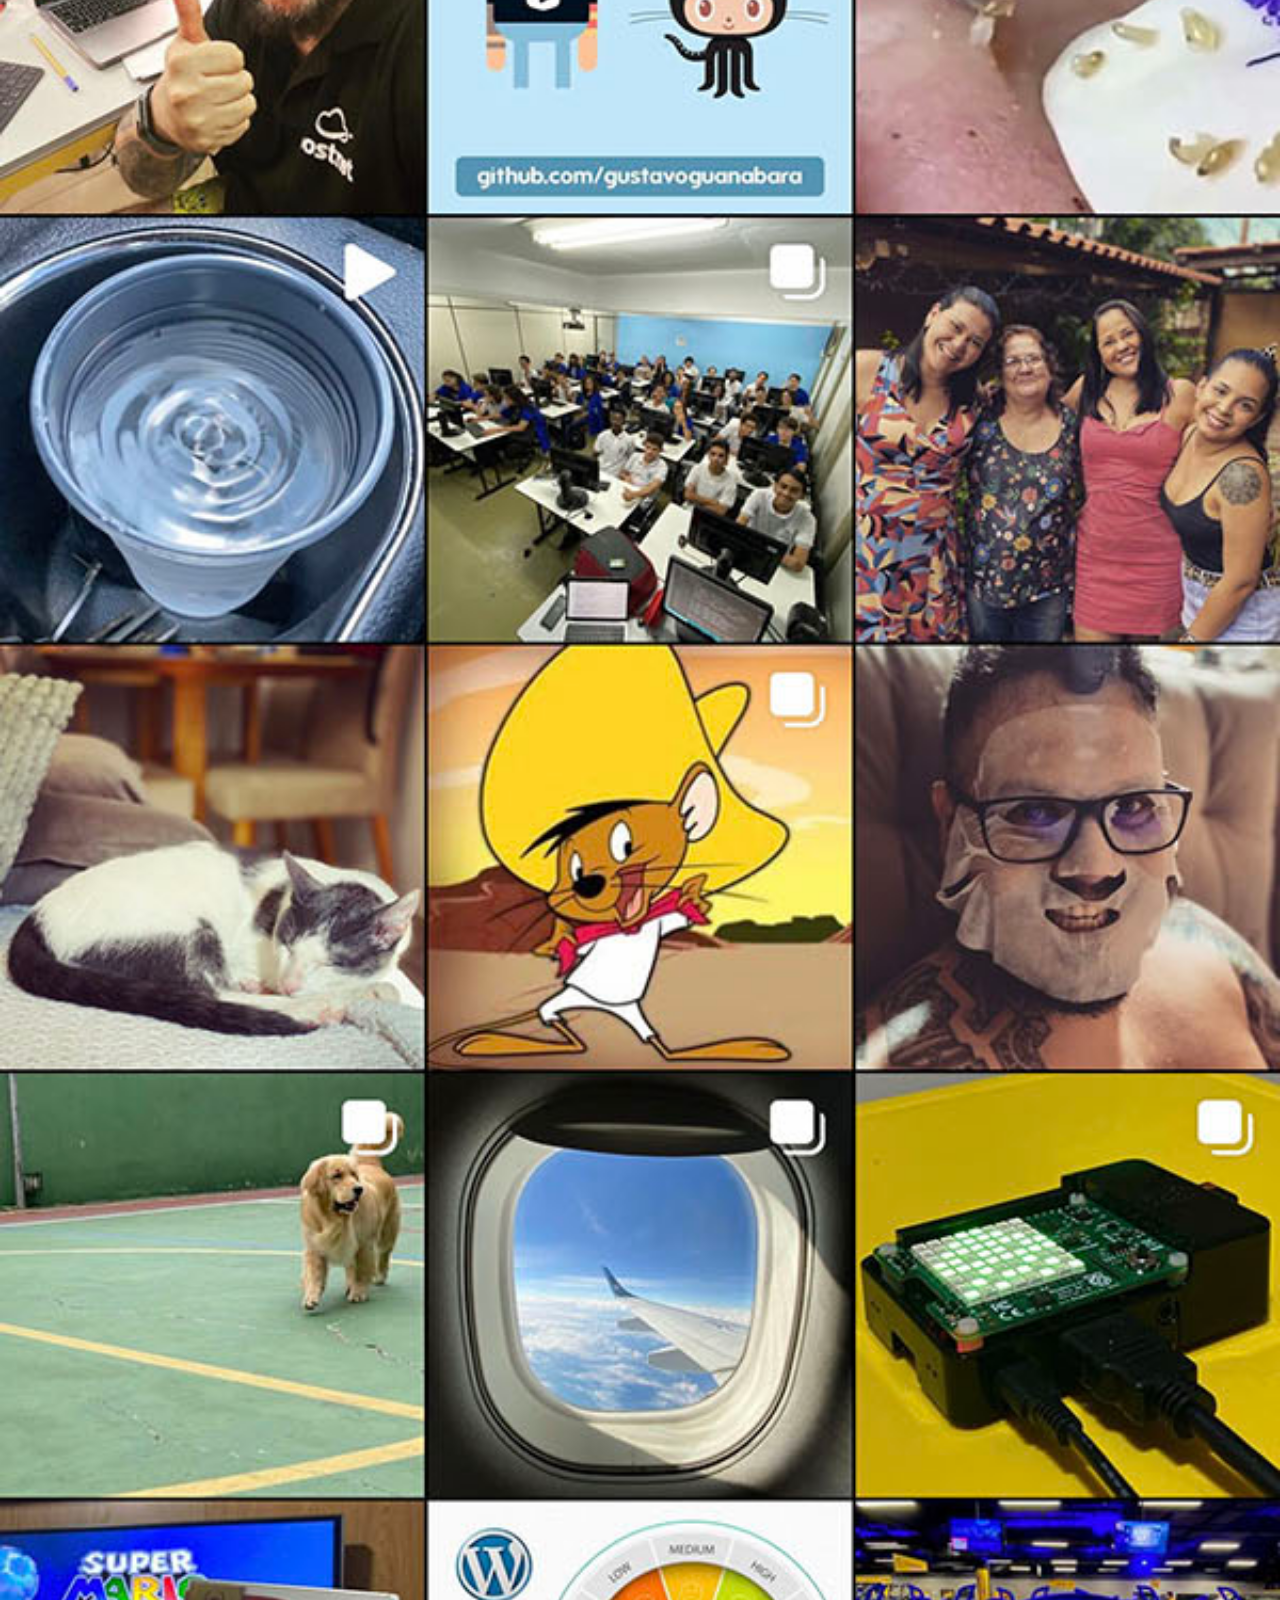
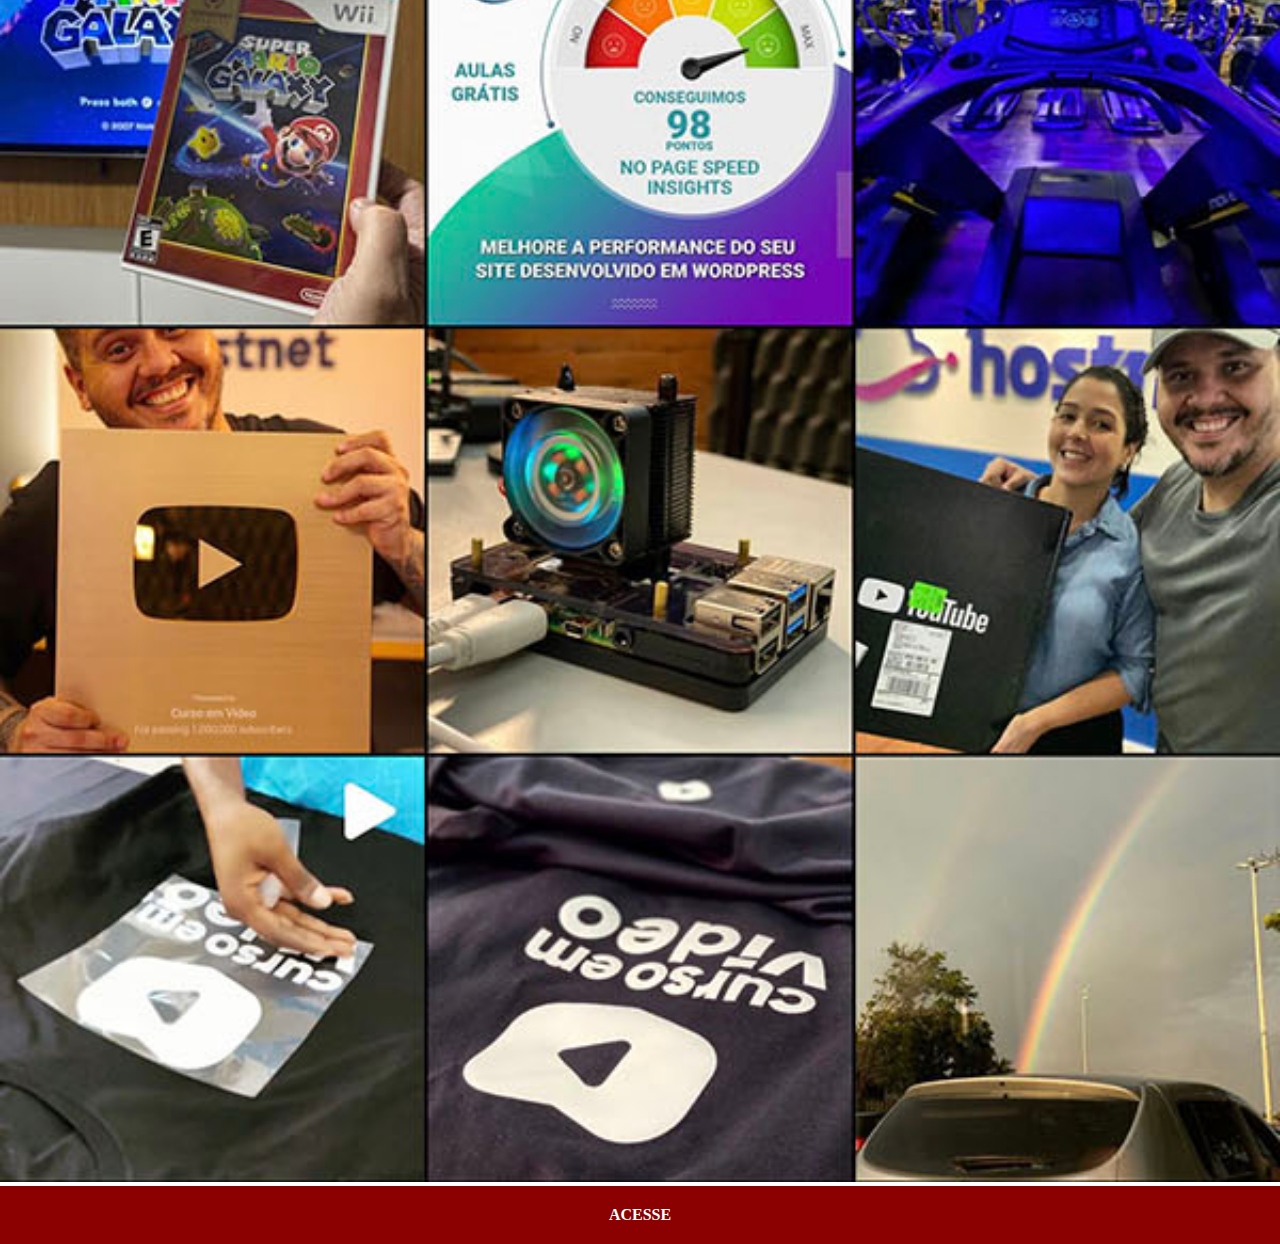
<file: instagram.html>
<!DOCTYPE html>
<html lang="pt-br">
<head>
    <meta charset="UTF-8">
    <meta name="viewport" content="width=device-width, initial-scale=1.0">
    <title>Instagram</title>
    <link rel="stylesheet" href="social.css">
</head>
<body>
    <img src="imagens/tela-instagram.jpg" alt="Instagram">
    <a href="https://www.instagram.com/gustavoguanabara">ACESSE</a>
</body>
</html>
</file>
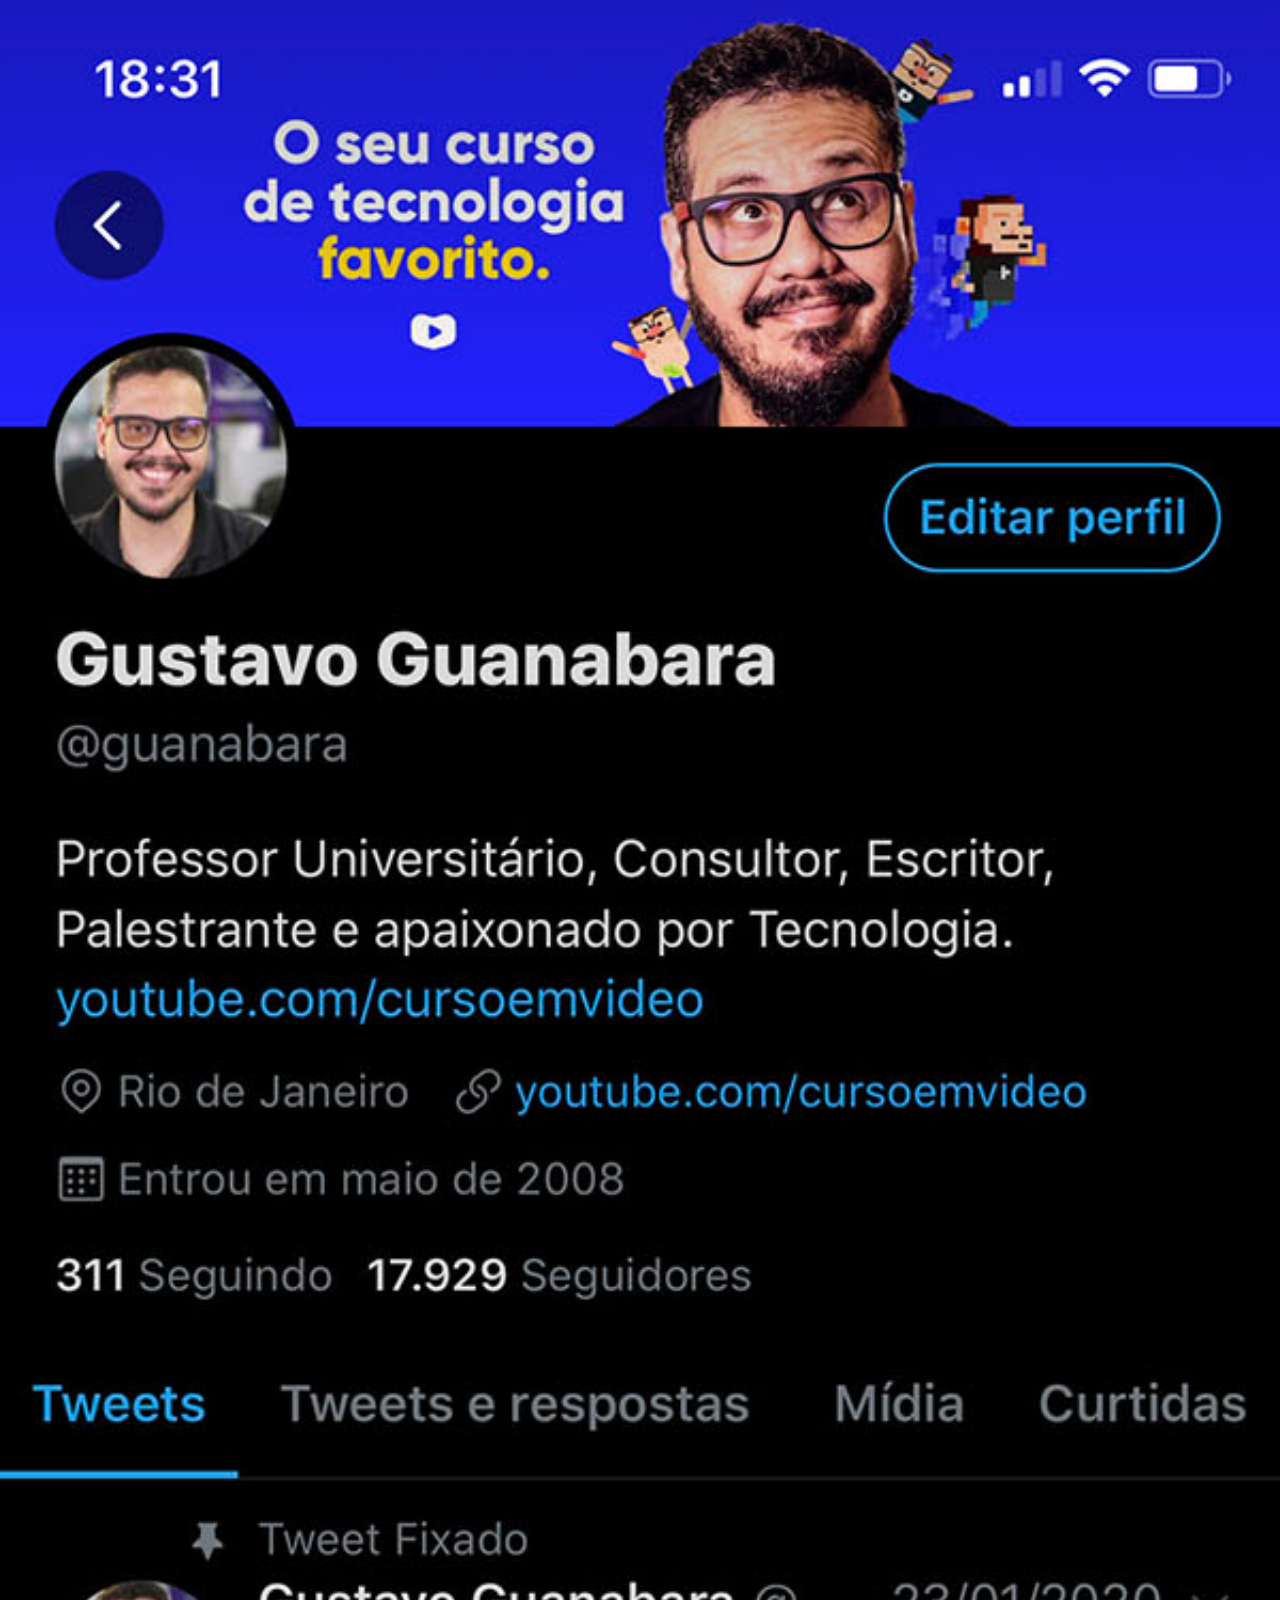
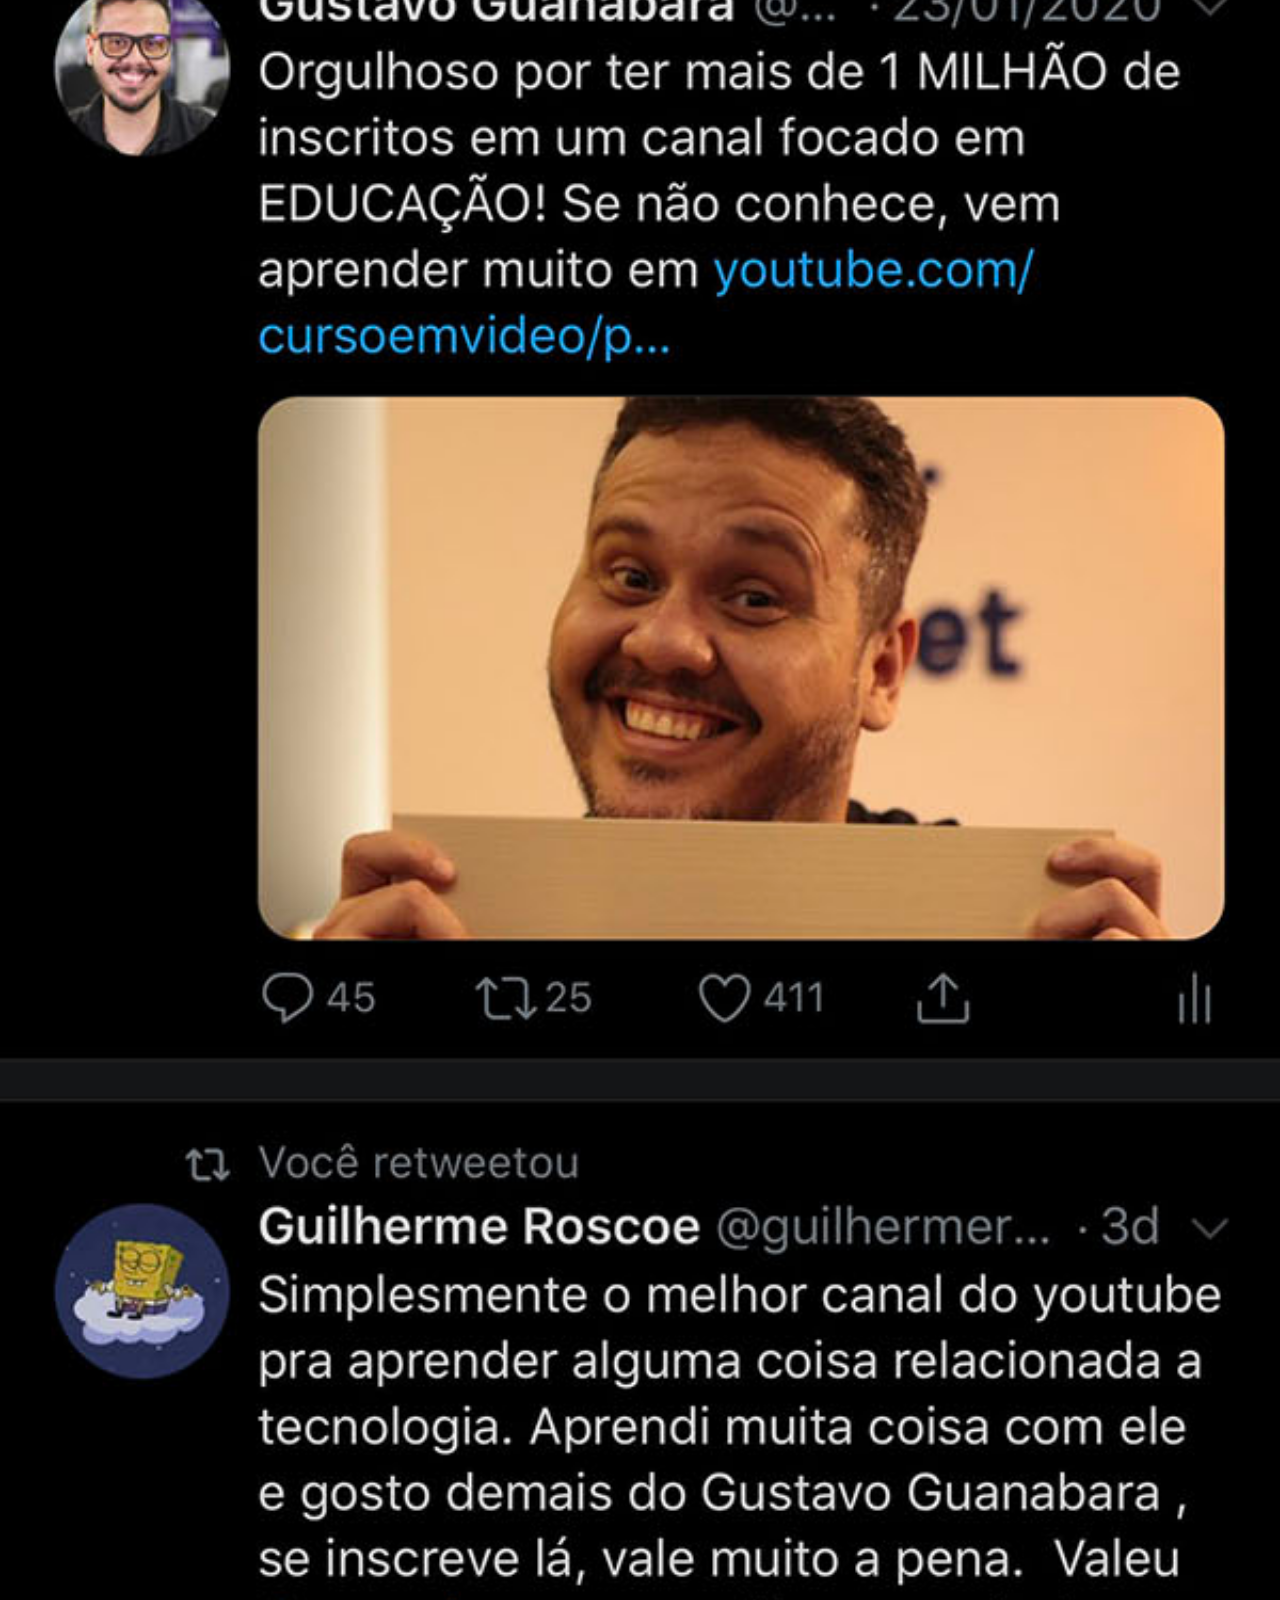
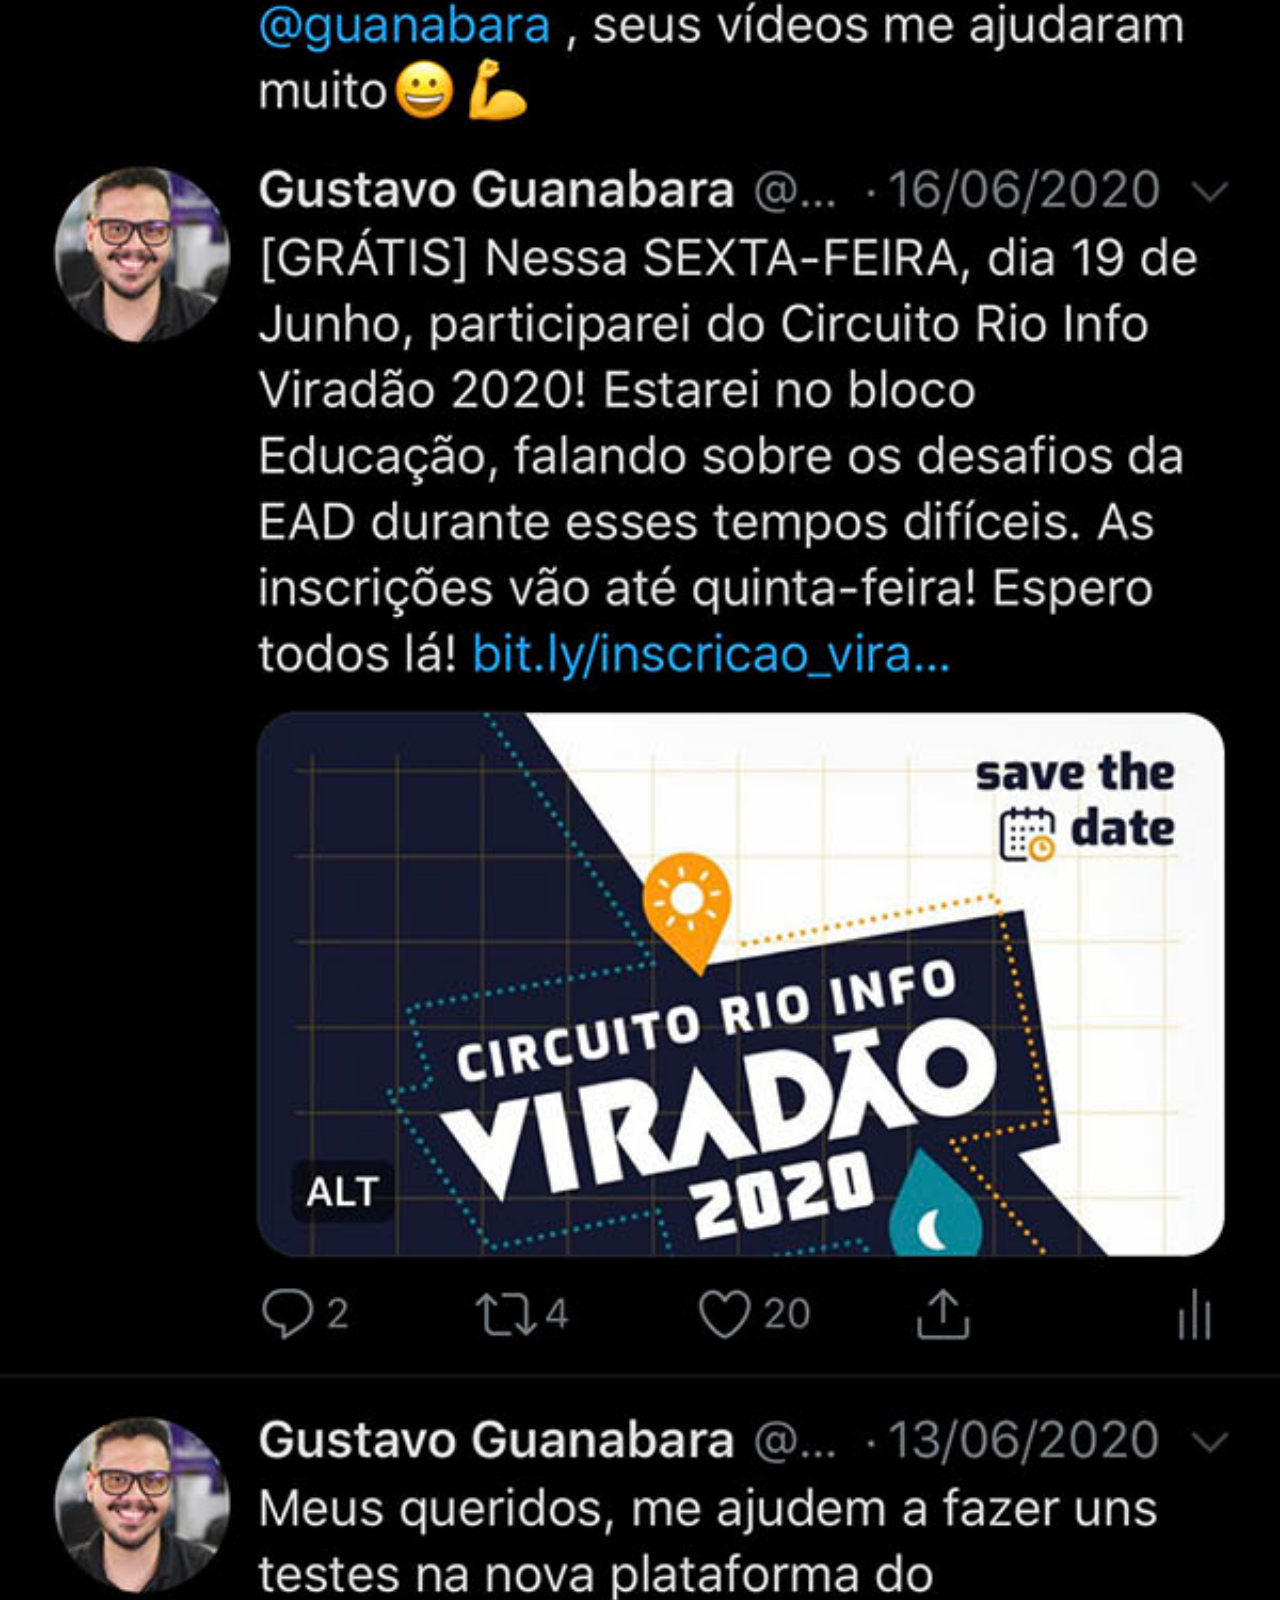
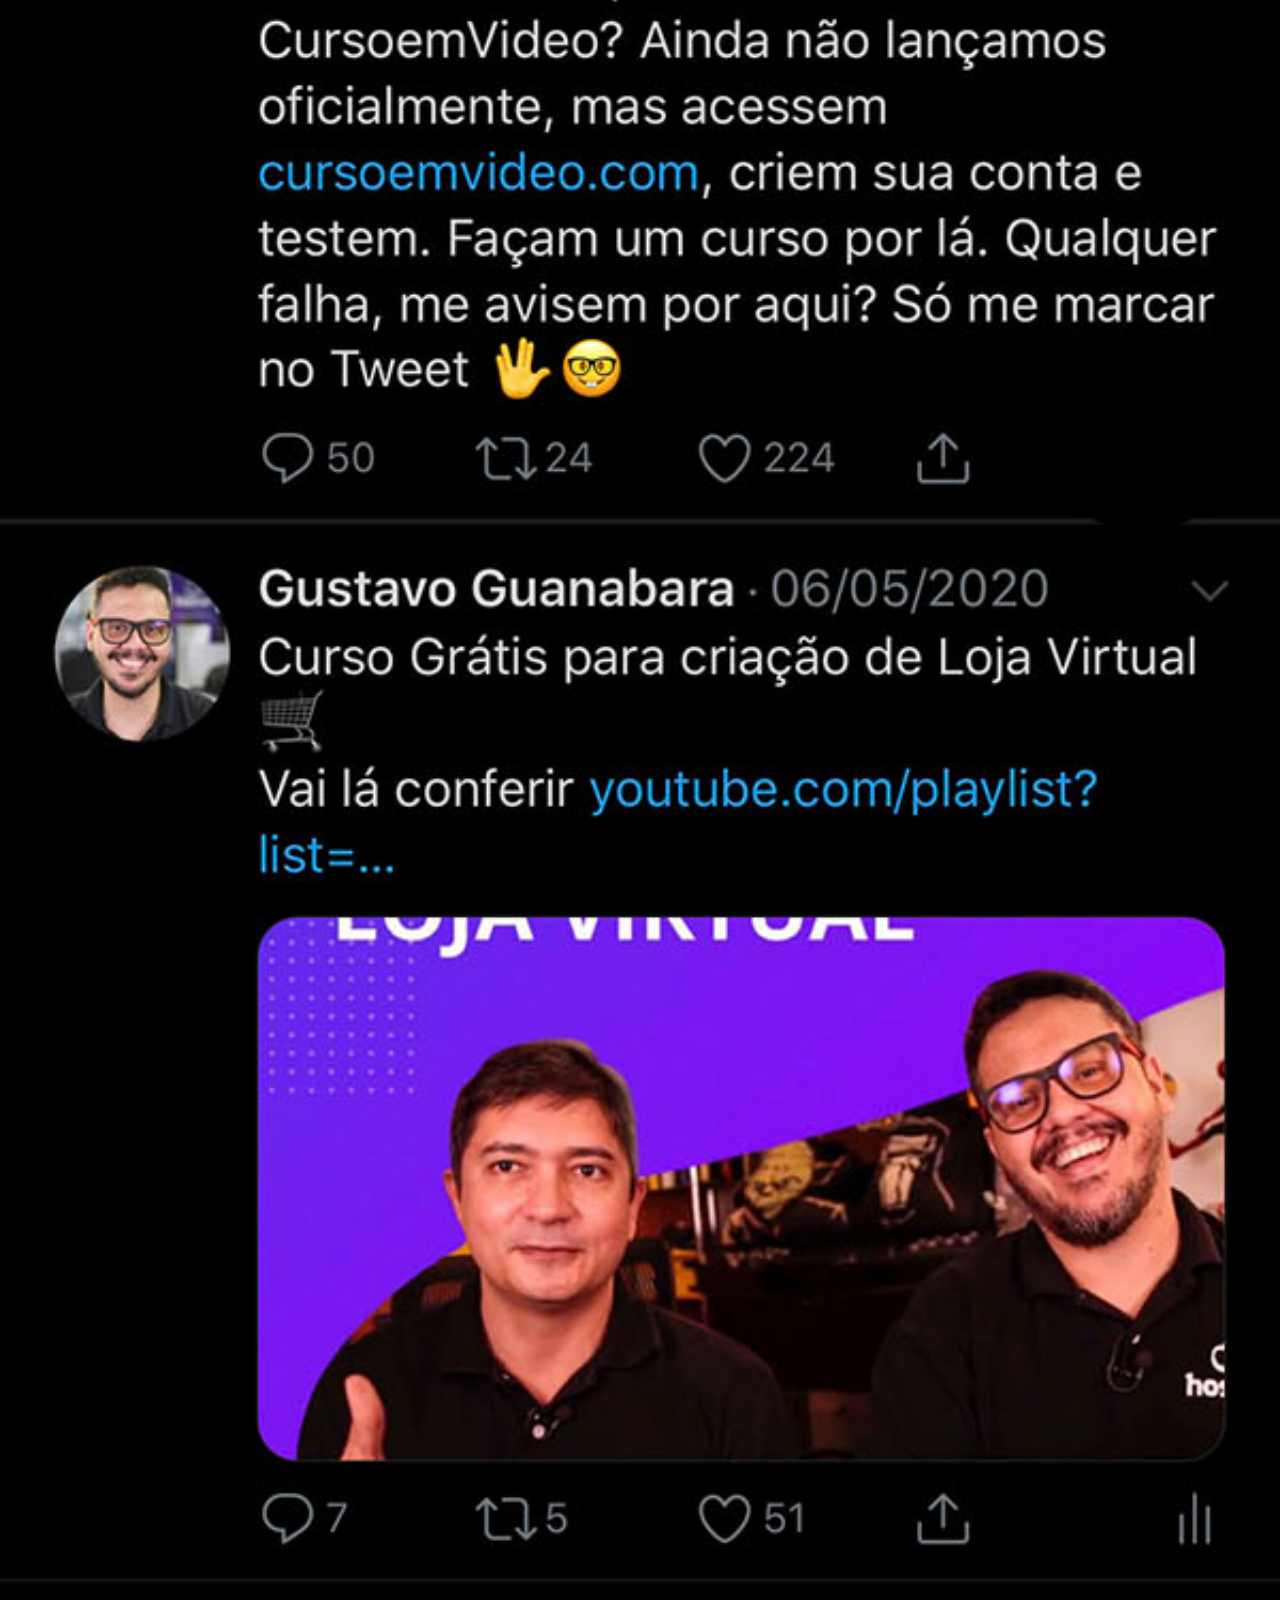
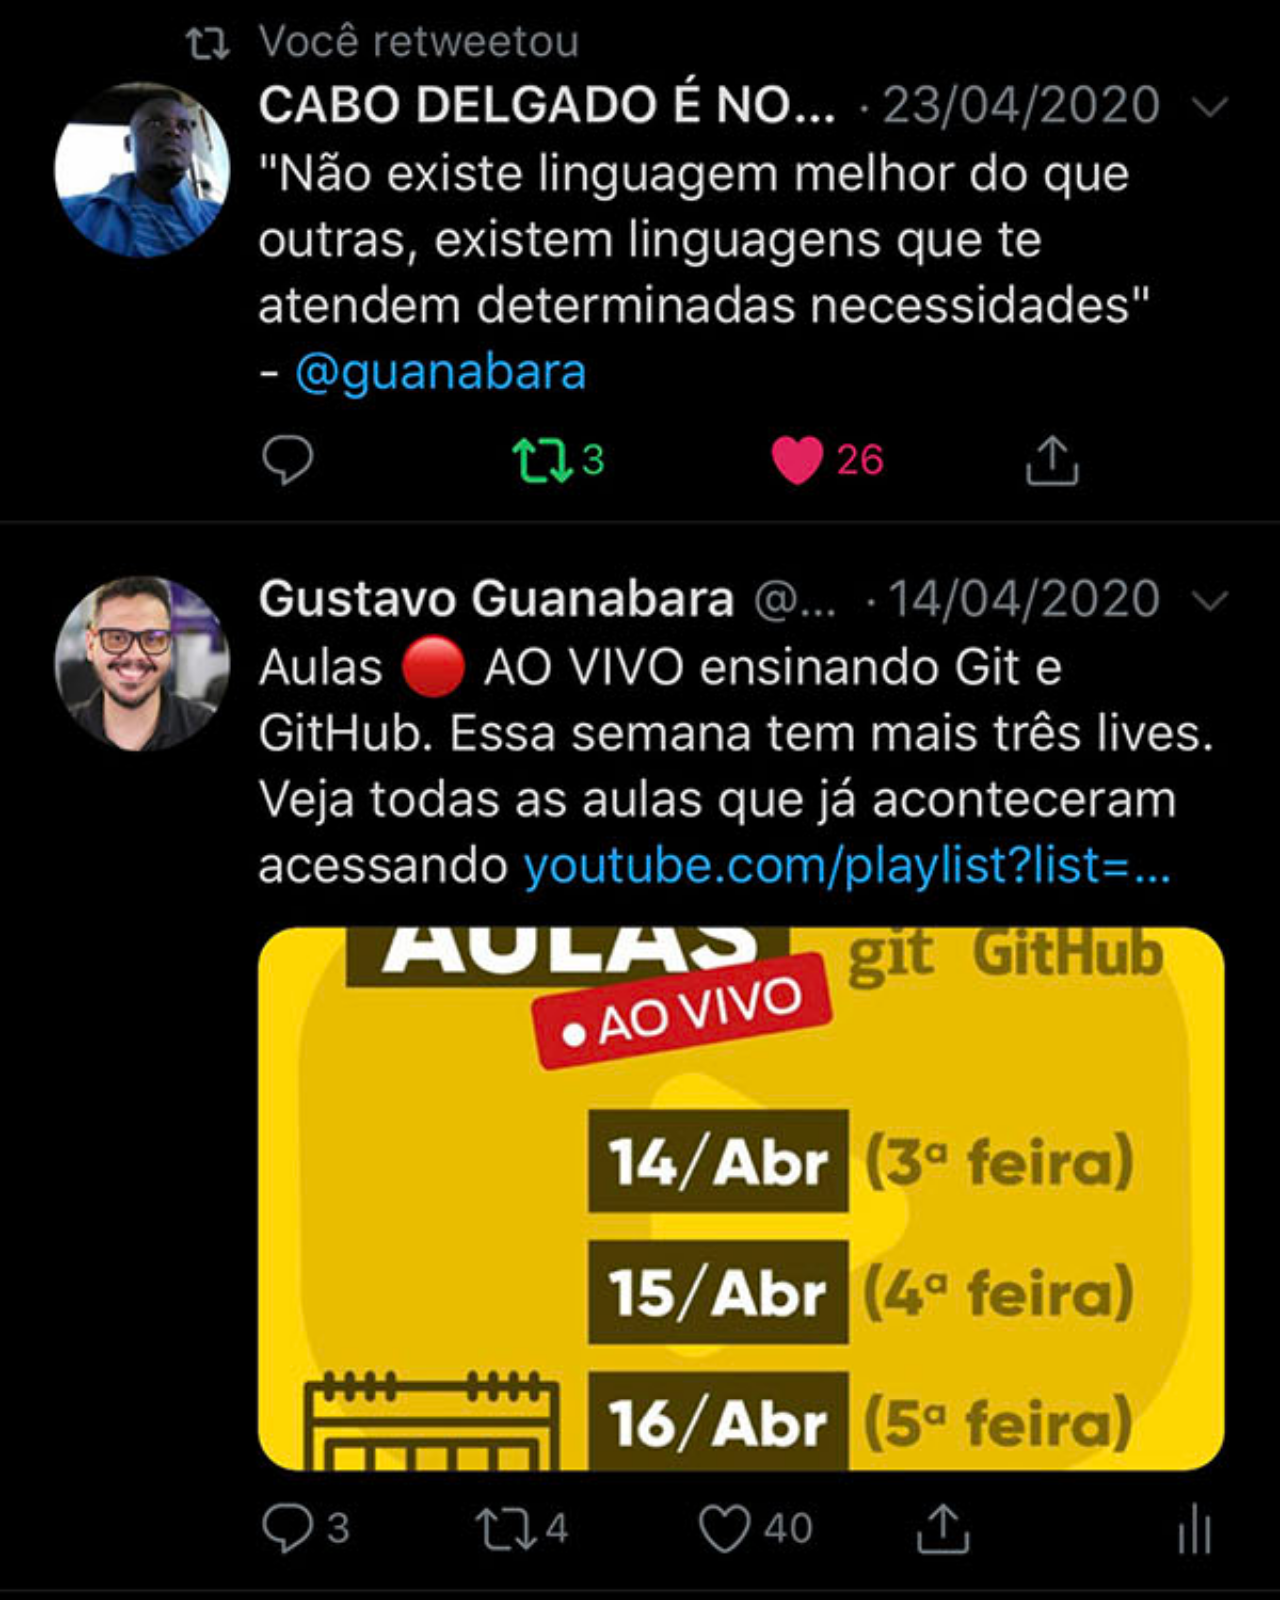
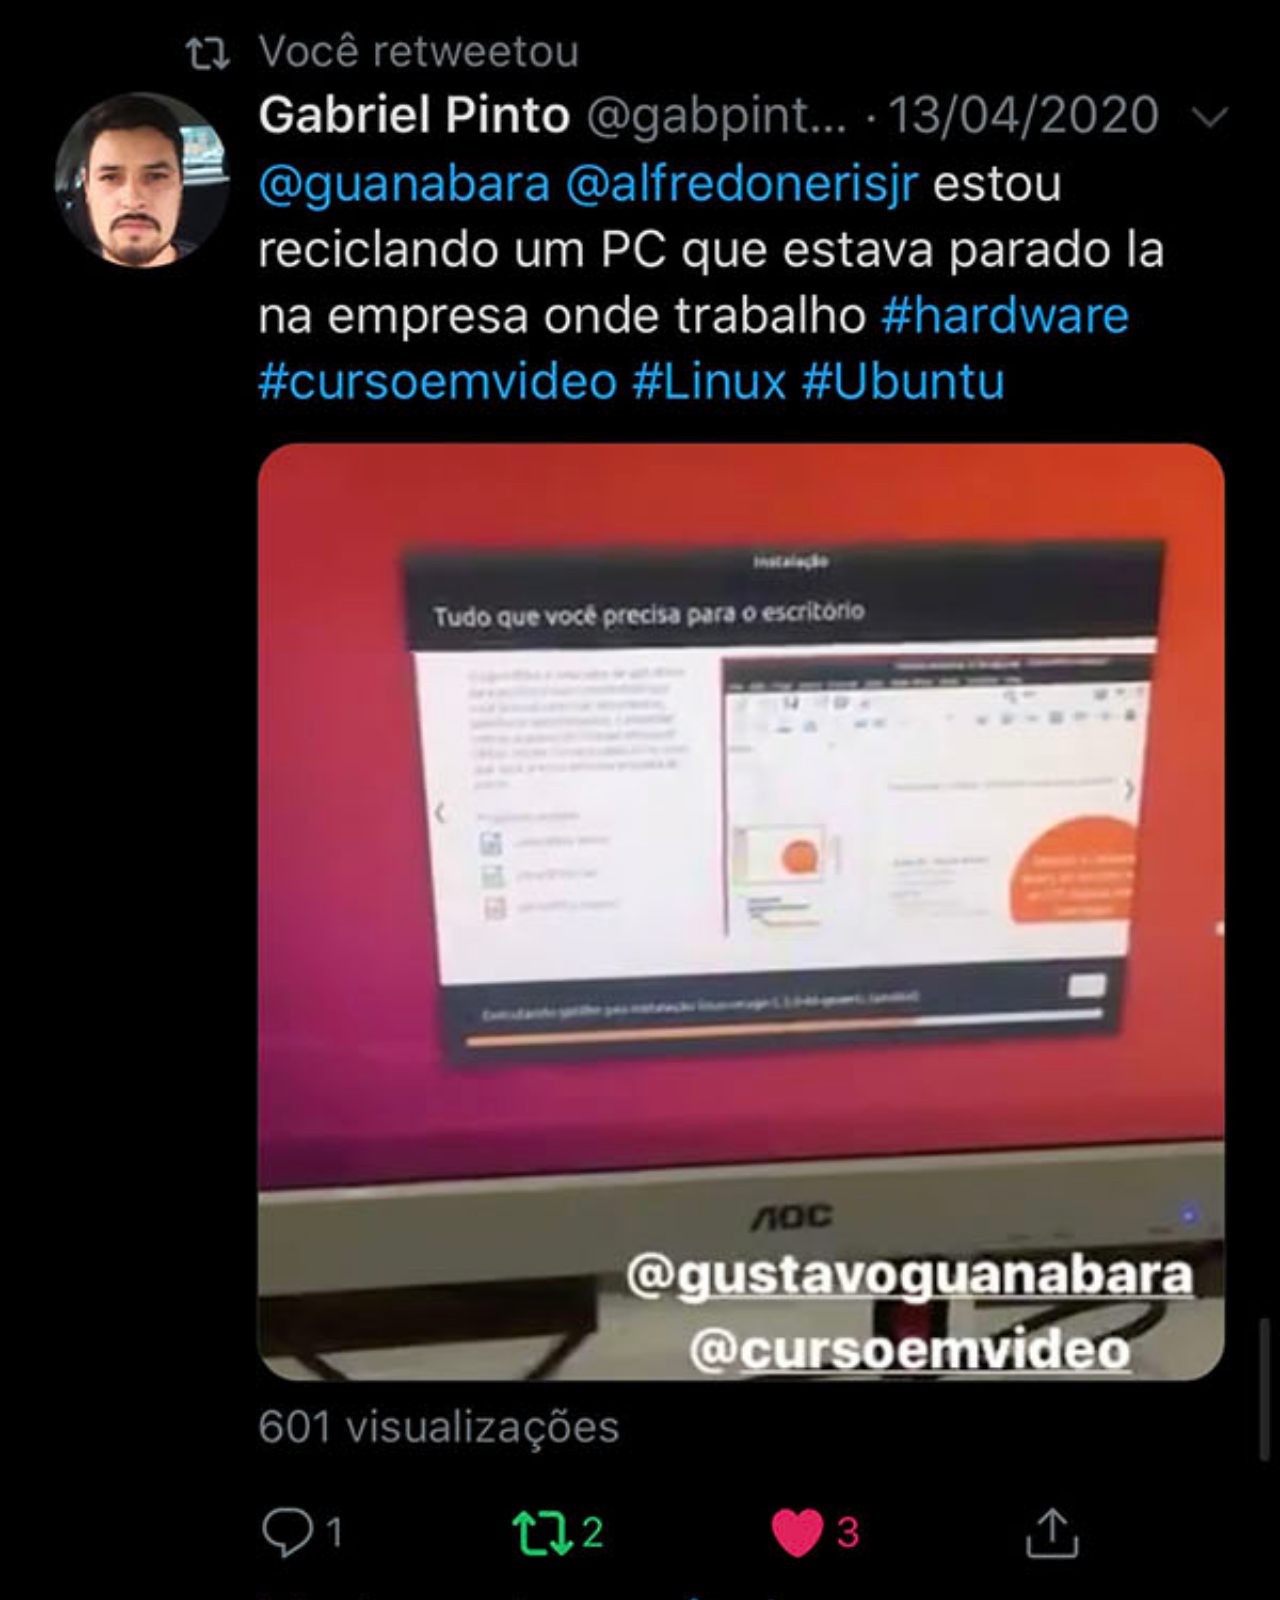
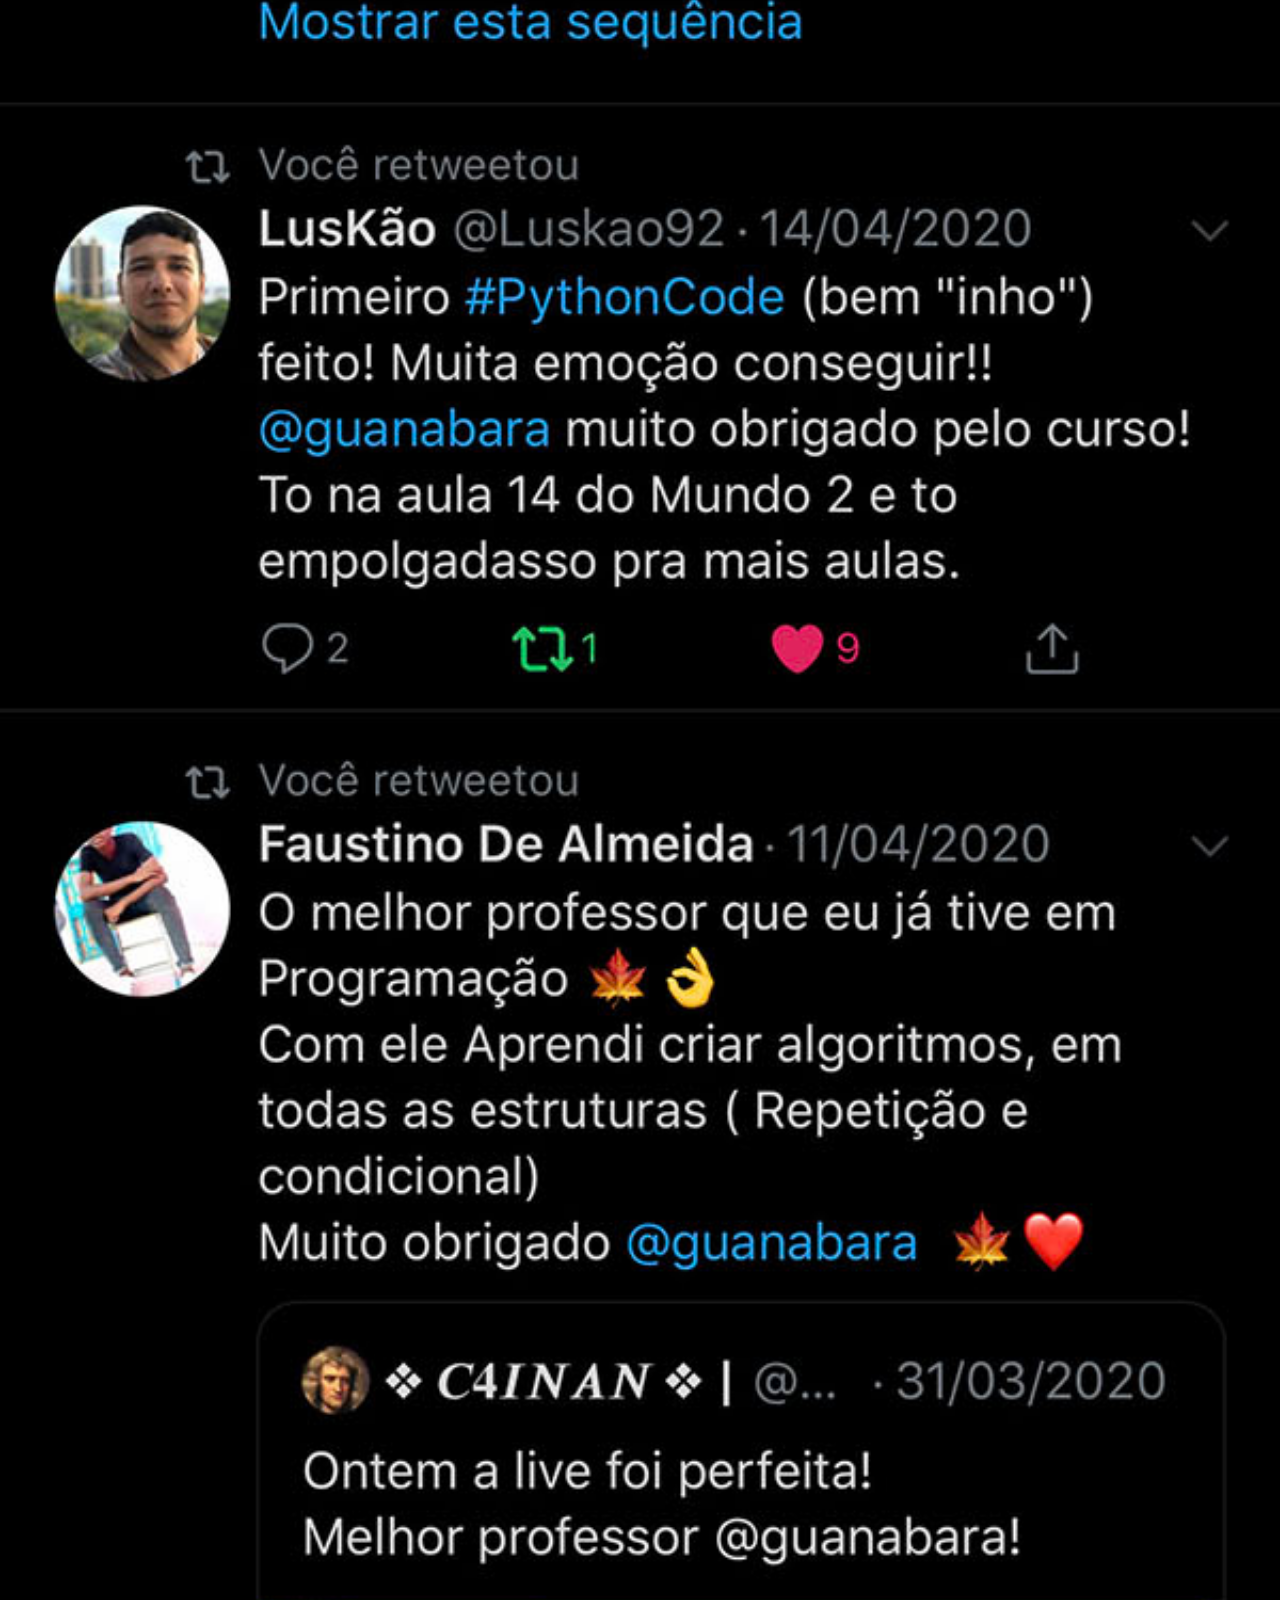
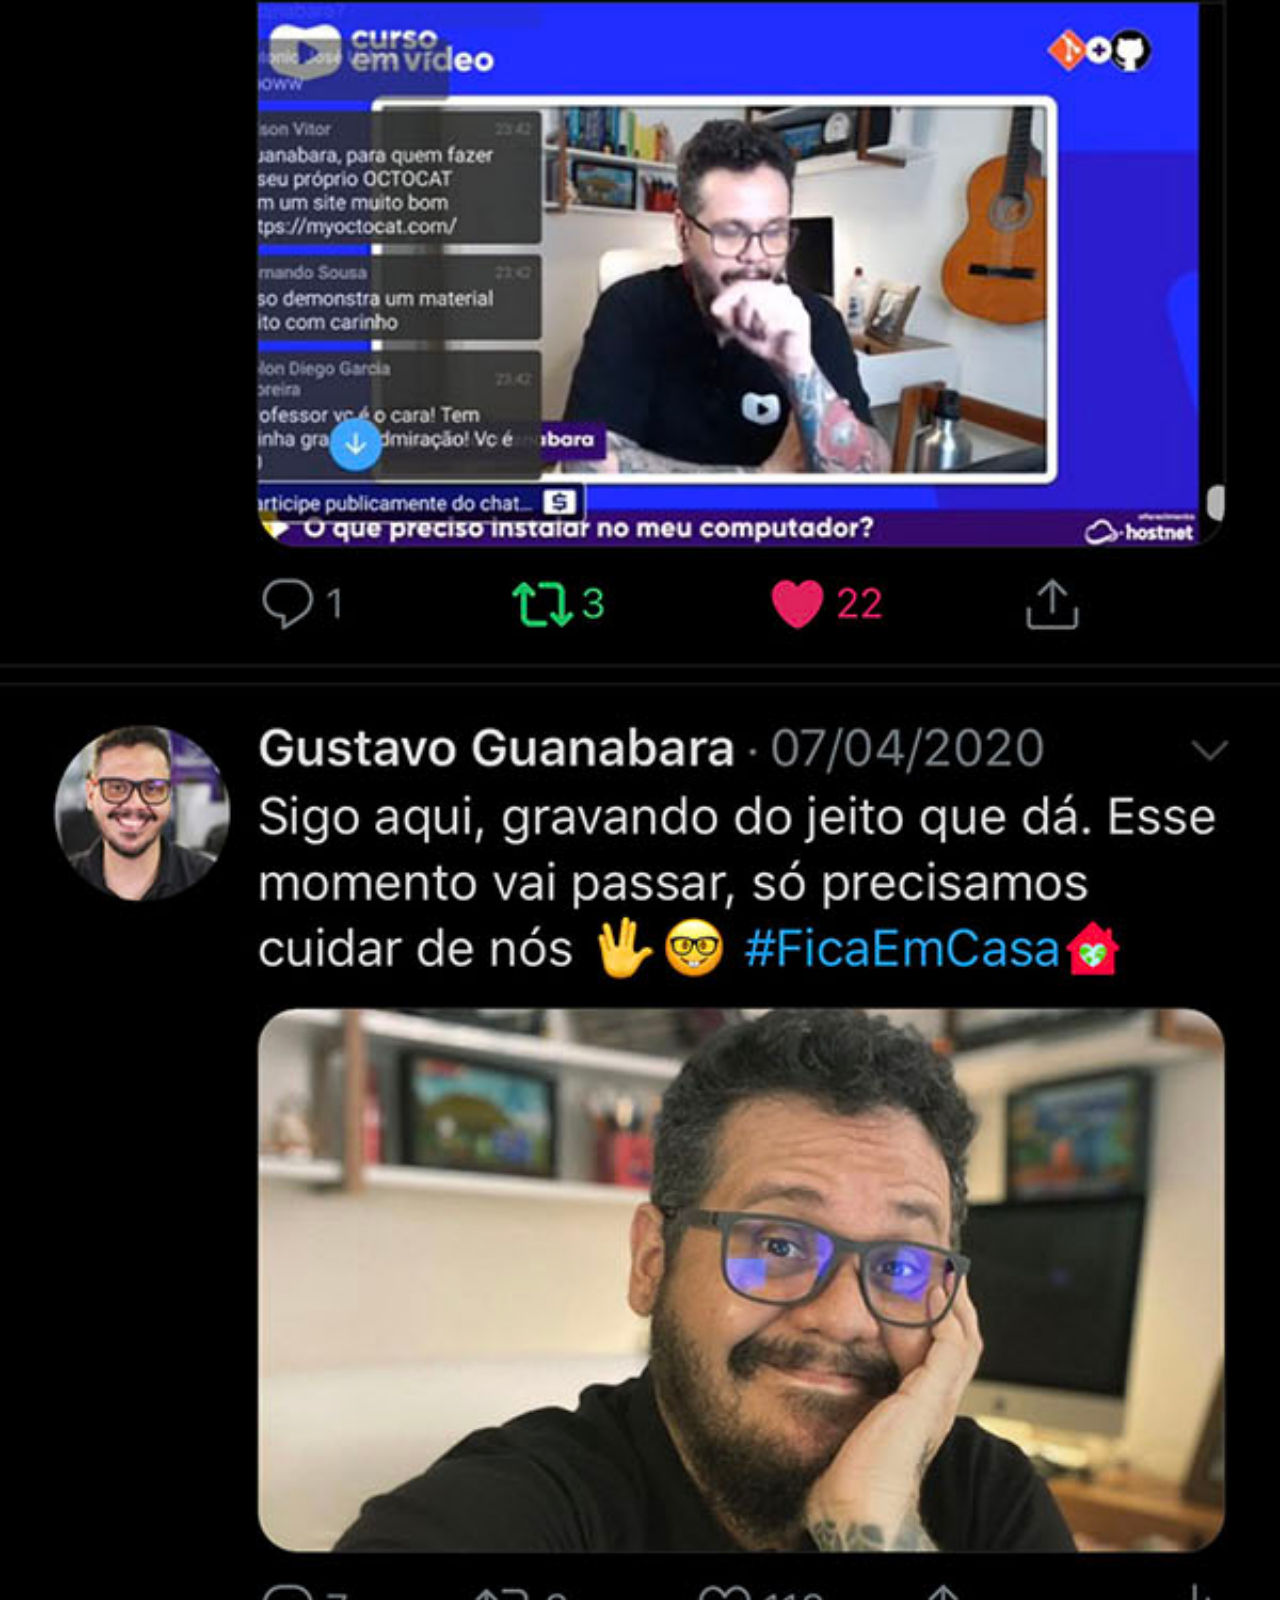
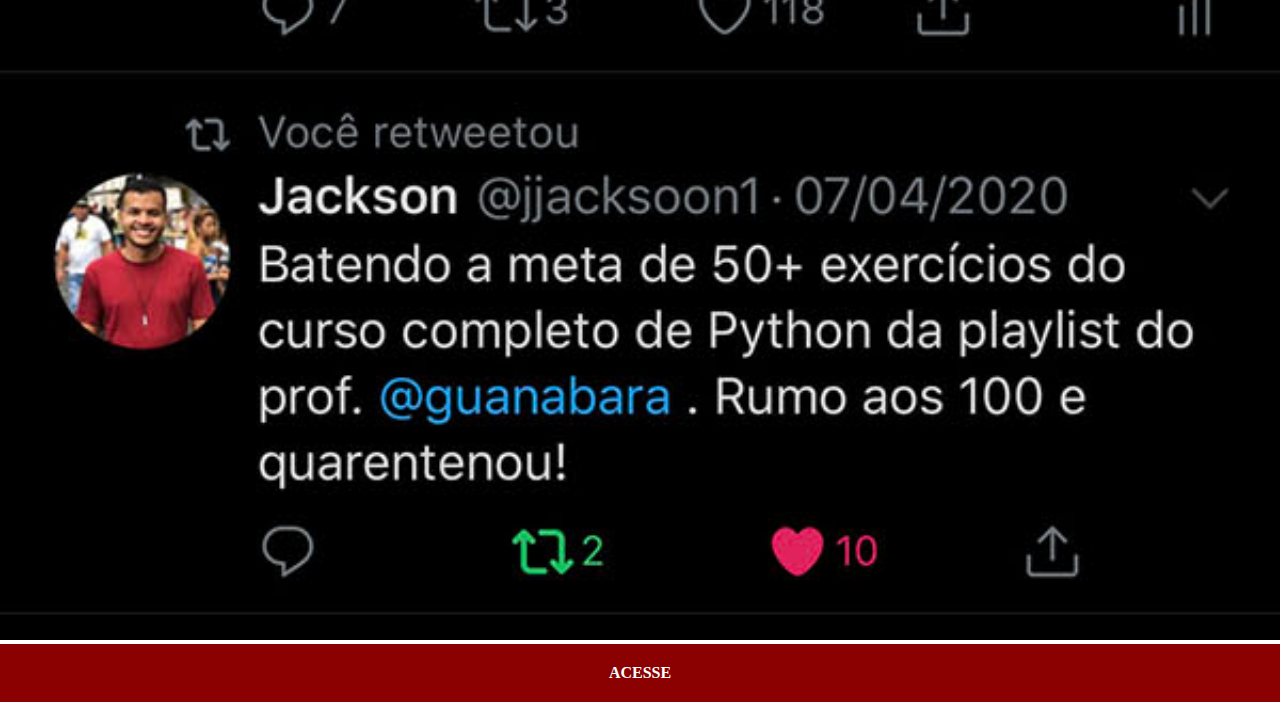
<file: twitter.html>
<!DOCTYPE html>
<html lang="pt-br">
<head>
    <meta charset="UTF-8">
    <meta name="viewport" content="width=device-width, initial-scale=1.0">
    <title>Twitter</title>
    <link rel="stylesheet" href="social.css">
</head>
<body>
    <img src="imagens/tela-twitter.jpg" alt="x">
    <a href="https//www.x.com/guanabara">ACESSE</a>
</body>
</html>
</file>
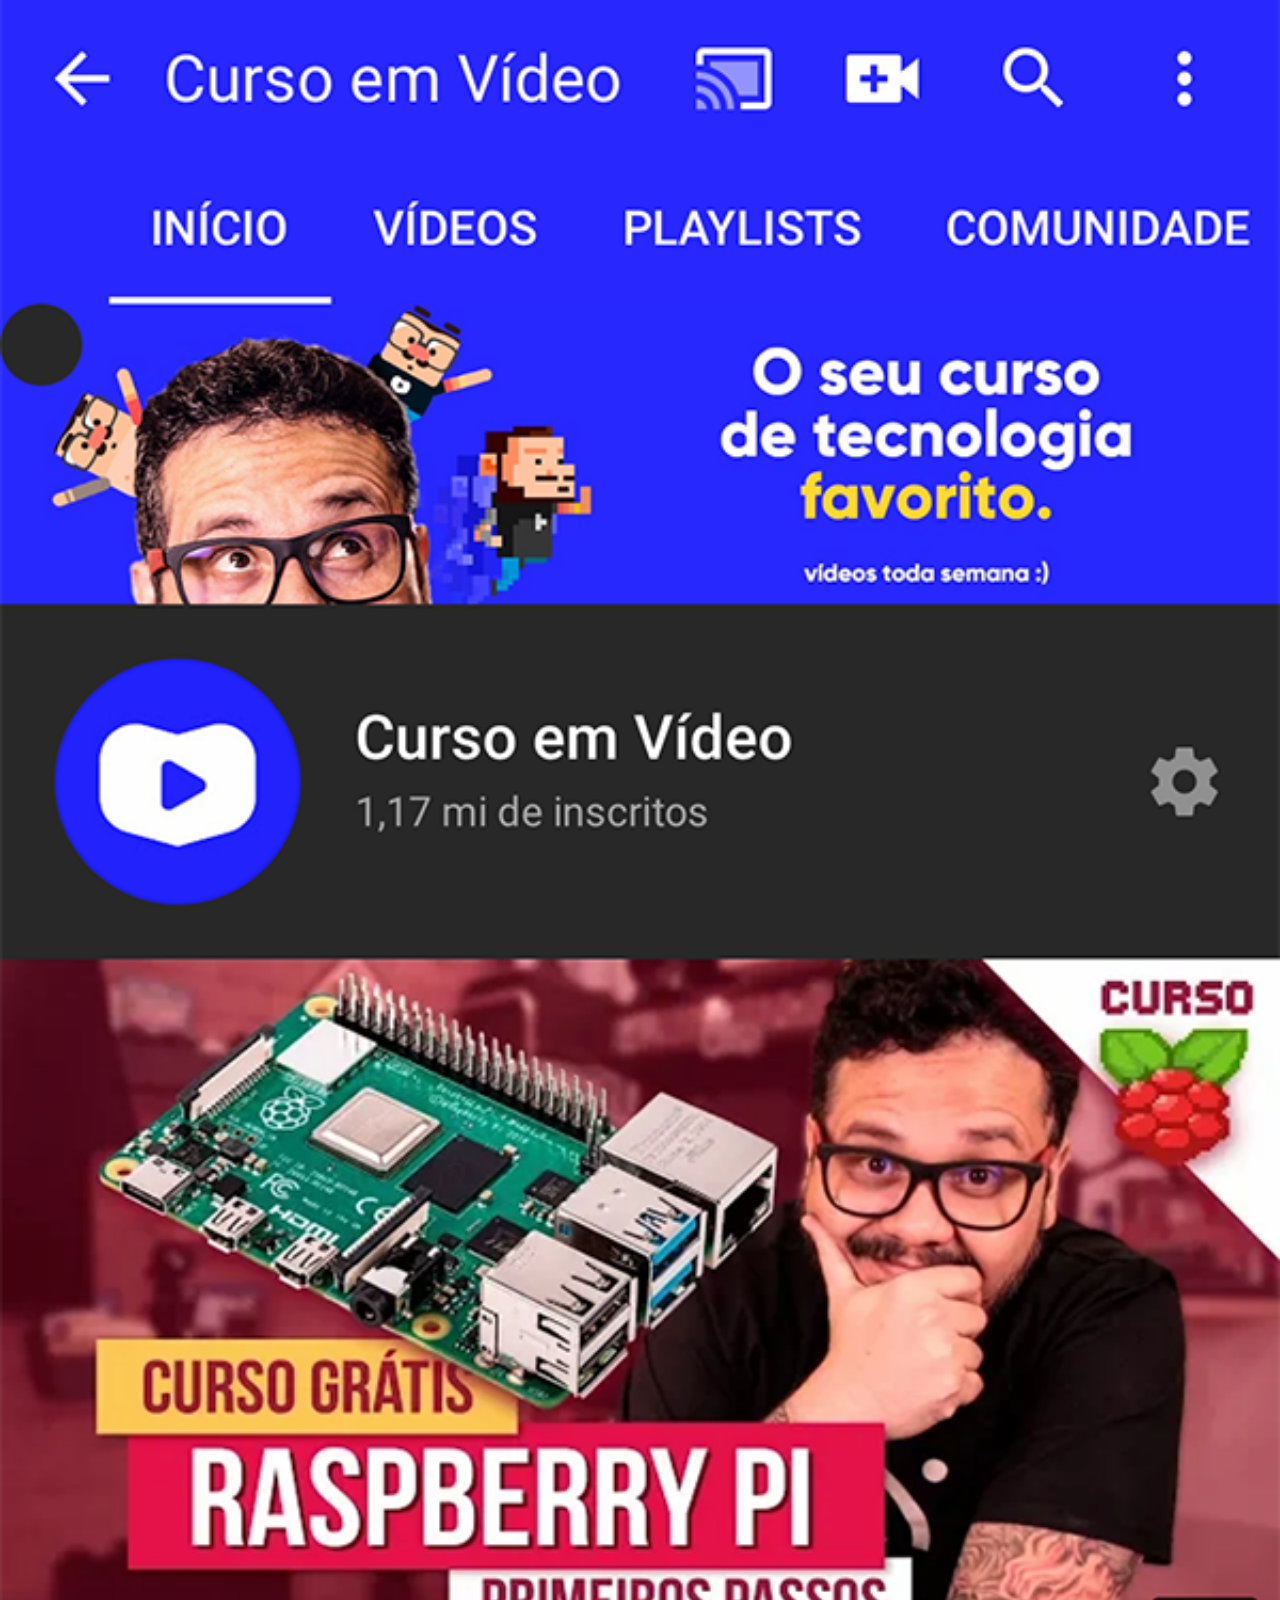
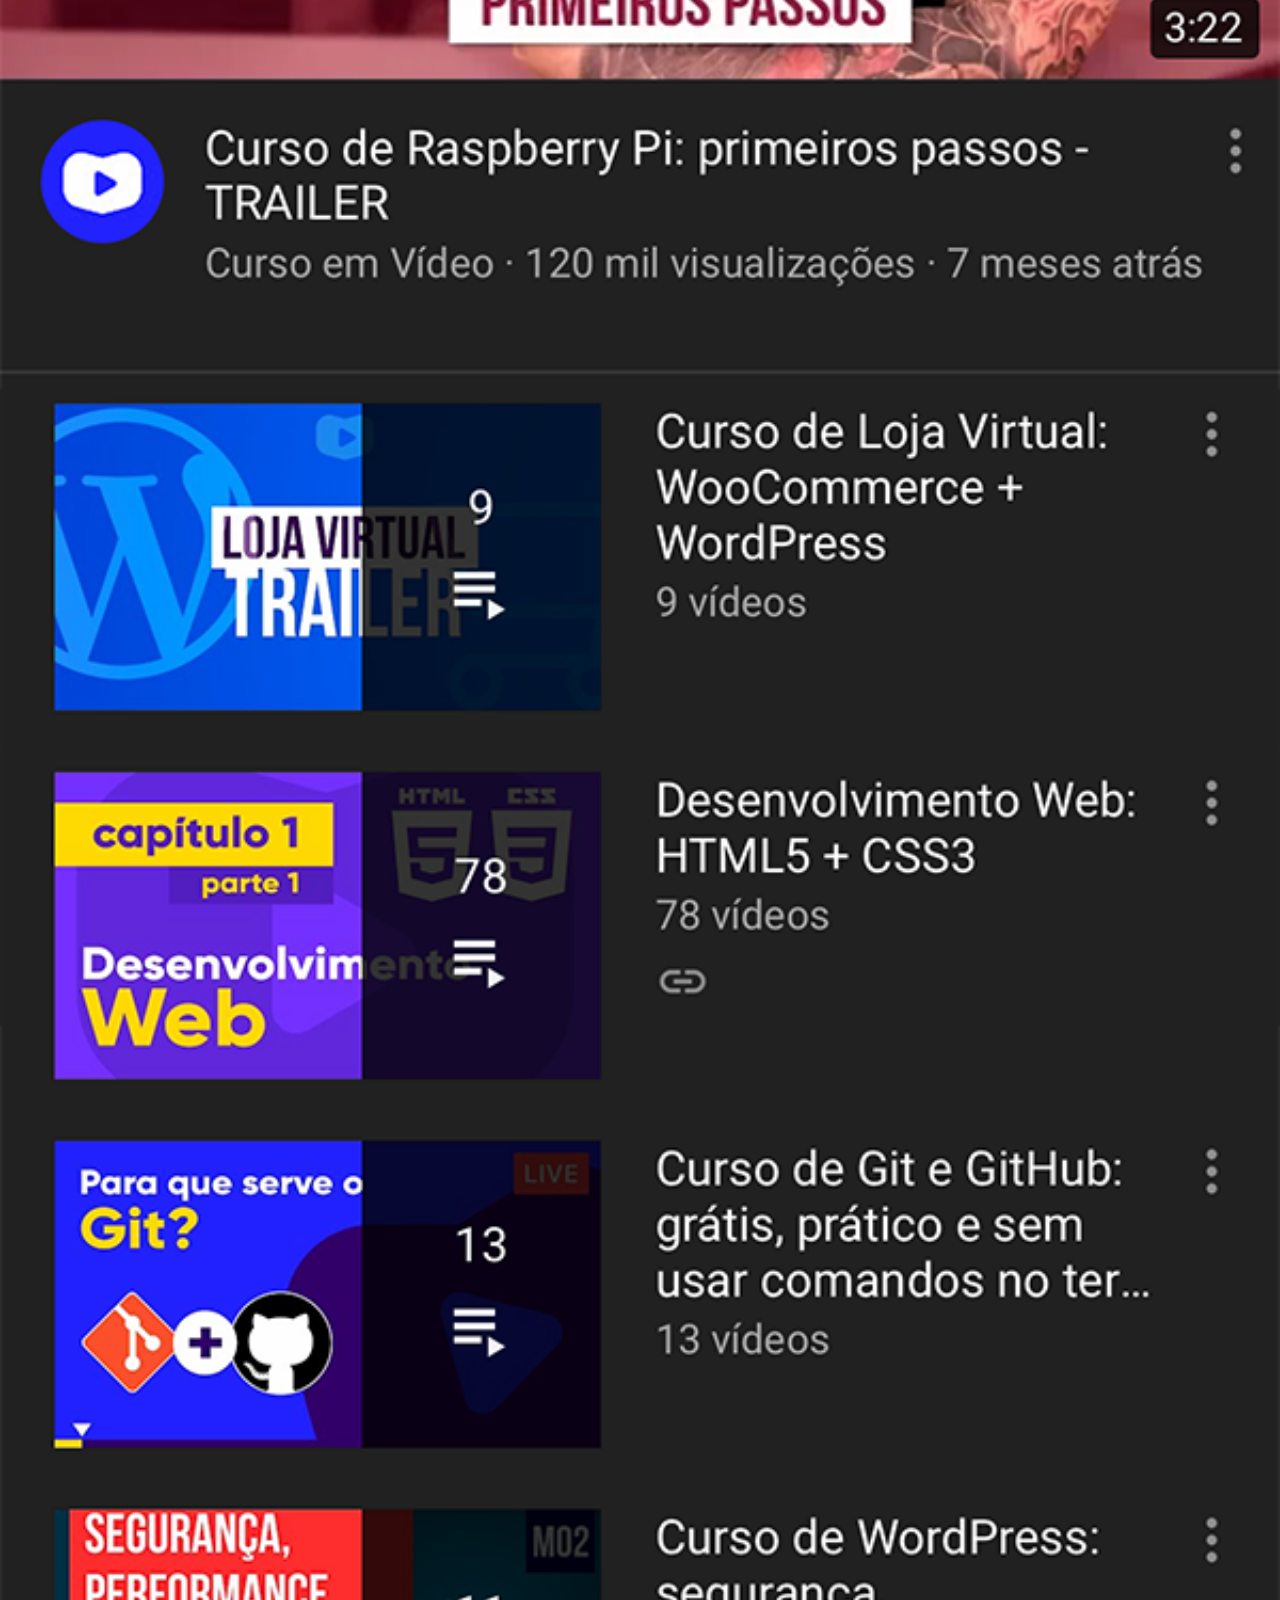
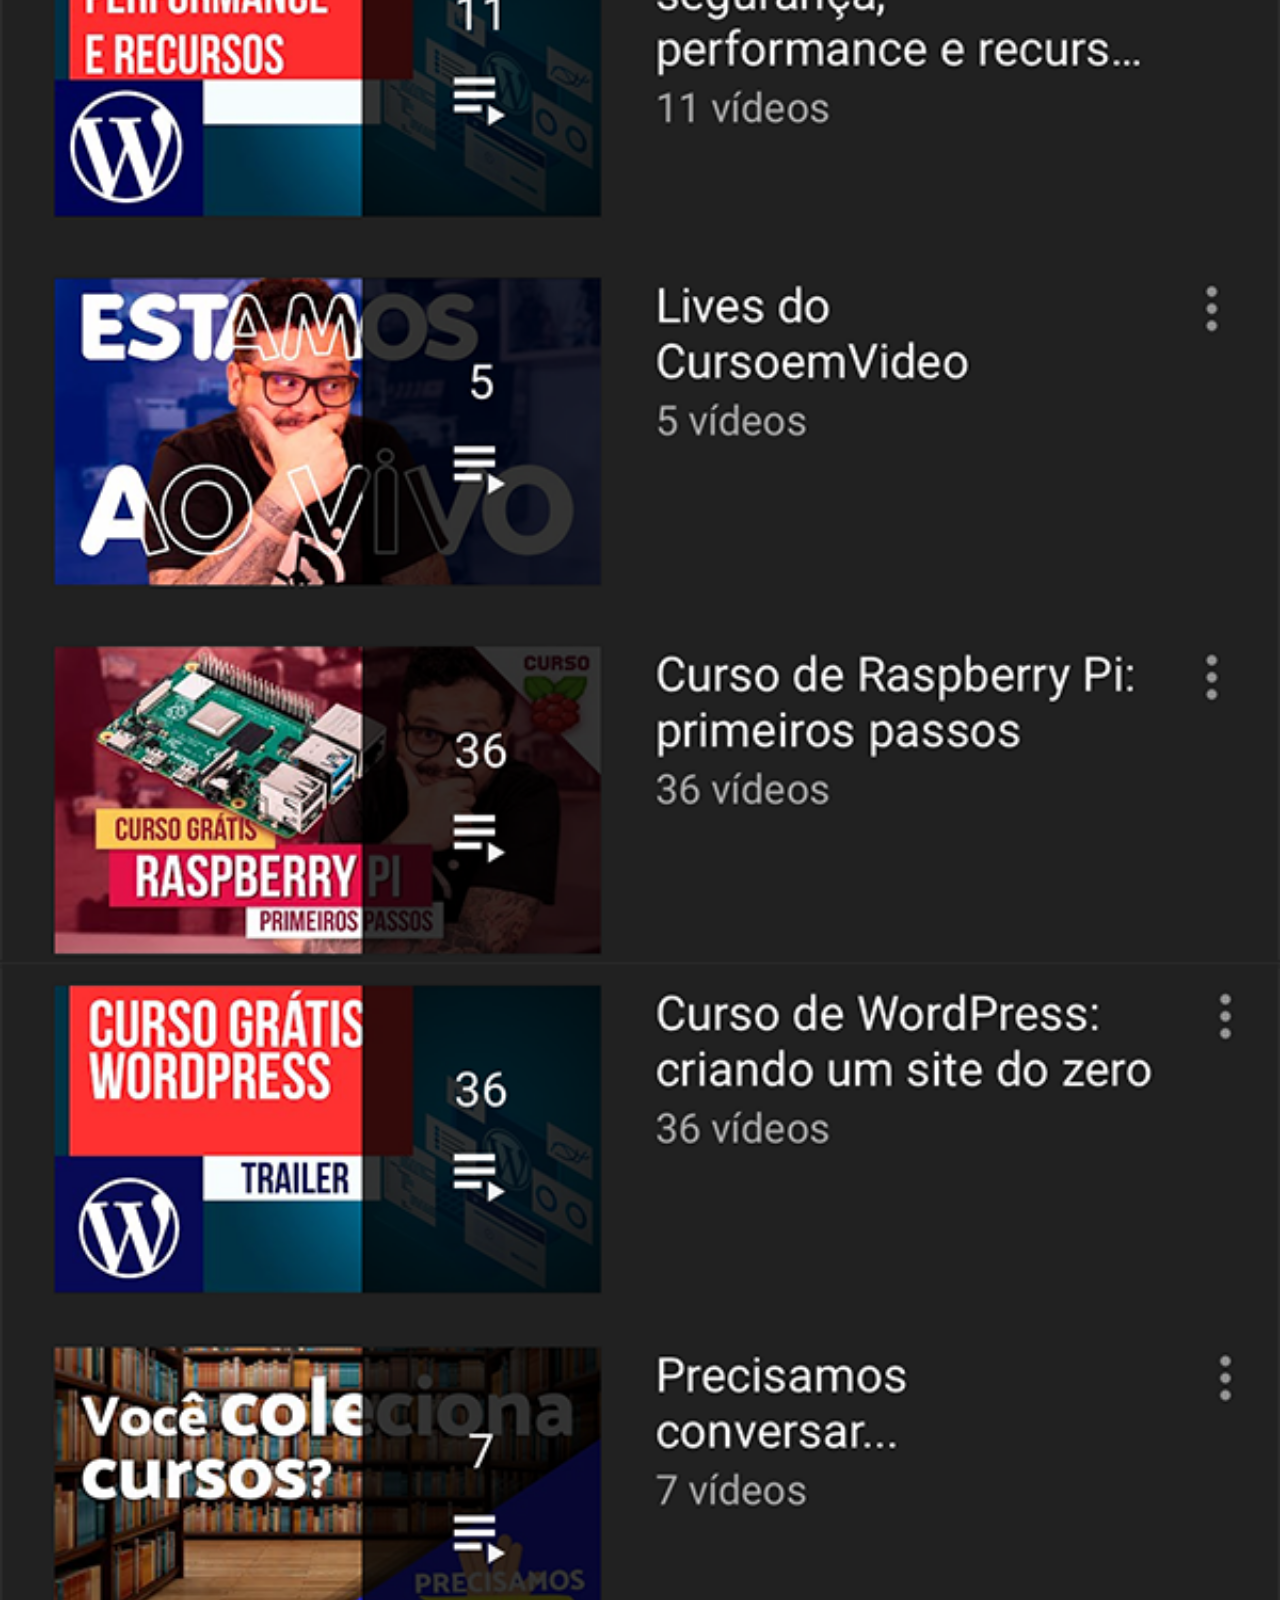
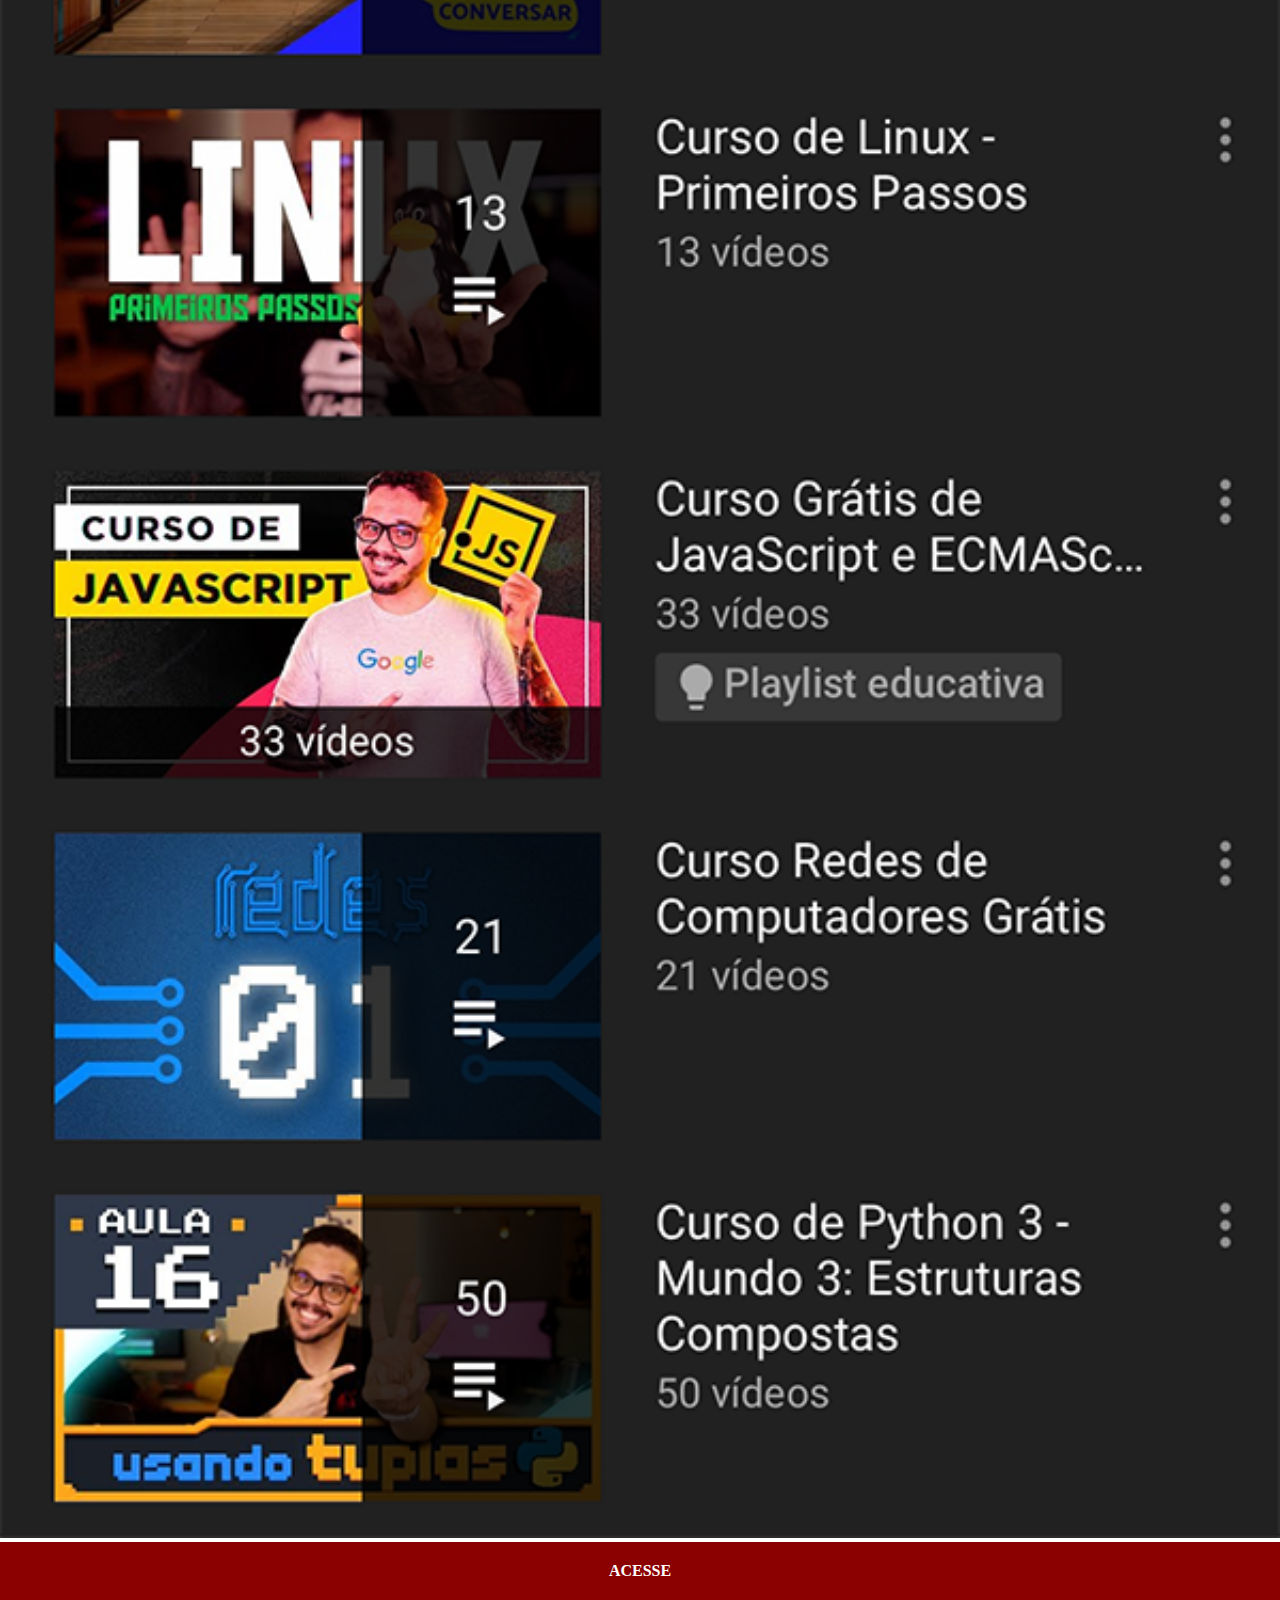
<file: youtube.html>
<!DOCTYPE html>
<html lang="pt-br">
<head>
    <meta charset="UTF-8">
    <meta name="viewport" content="width=device-width, initial-scale=1.0">
    <title>Pagina Youtube</title>
    <link rel="stylesheet" href="social.css">
</head>
<body>
    <img src="imagens/tela-youtube.png" alt="Youtube">
    <a href="https//youtube.com/user/cursoemvideo">ACESSE</a>
</body>
</html>
</file>
<file: style.css>
@charset "UTF-8";

*{
    margin: 0px;
    padding: 0px;
    font-family: Arial, Helvetica, sans-serif;
}
html,body {
    height: 100vh;
    width: 100vw;
    background-color: black;
}
body{
    background: url(imagens/fundo-madeira.jpg) no-repeat top center ;
    background-size: cover;
    background-attachment: fixed;
}
main{
    position: relative;
    height: 100vh;
}
iframe.tela{
    position: relative;
    top: 80px;
    left: 22px;
    width: 267px;
    height: 471px;
}
section.telefone {
    position: absolute;
    top: 50%;
    left: 50%;
    transform: translate(-50%, -50%);
    height: 627px;
    width: 311px;    
    background: url(imagens/frame-iphone.png) no-repeat;
}
section.redes-sociais {
    text-align: right;
}
section.redes-sociais img {
    width: 50px;
    margin: 10px;
    border-radius: 50%;
    box-shadow: 2px 2px rgba(0, 0, 0, 0.41);
    box-sizing: border-box;
}
section.redes-sociais img:hover{
    border: 2px solid rgba(255, 255, 255, 0.476);
    transform: translate(-3px, -3px);
    box-shadow: 5px 5px 10px rgba(0, 0, 0, 0.644);
    transition: tramsform 0.5s, border 0.5;
}
</file>
<file: social.css>
@charset "UTF-8";

    * {
        margin: 0px;
        border: 0px;
    }
    ::-webkit-scrollbar {
        width: 0px;
        padding: 0px;
        font-family: Arial, Helvetica, sans-serif;
        }
    img {
        width: 100vw;
    }
    a {
        display: block;
        background-color: darkred;
        color: white;
        padding: 20px;
        text-align: center;
        font-weight: bolder;
        text-decoration: none;        
    }
    a:hover{
        background-color: red;
    }
</file>
